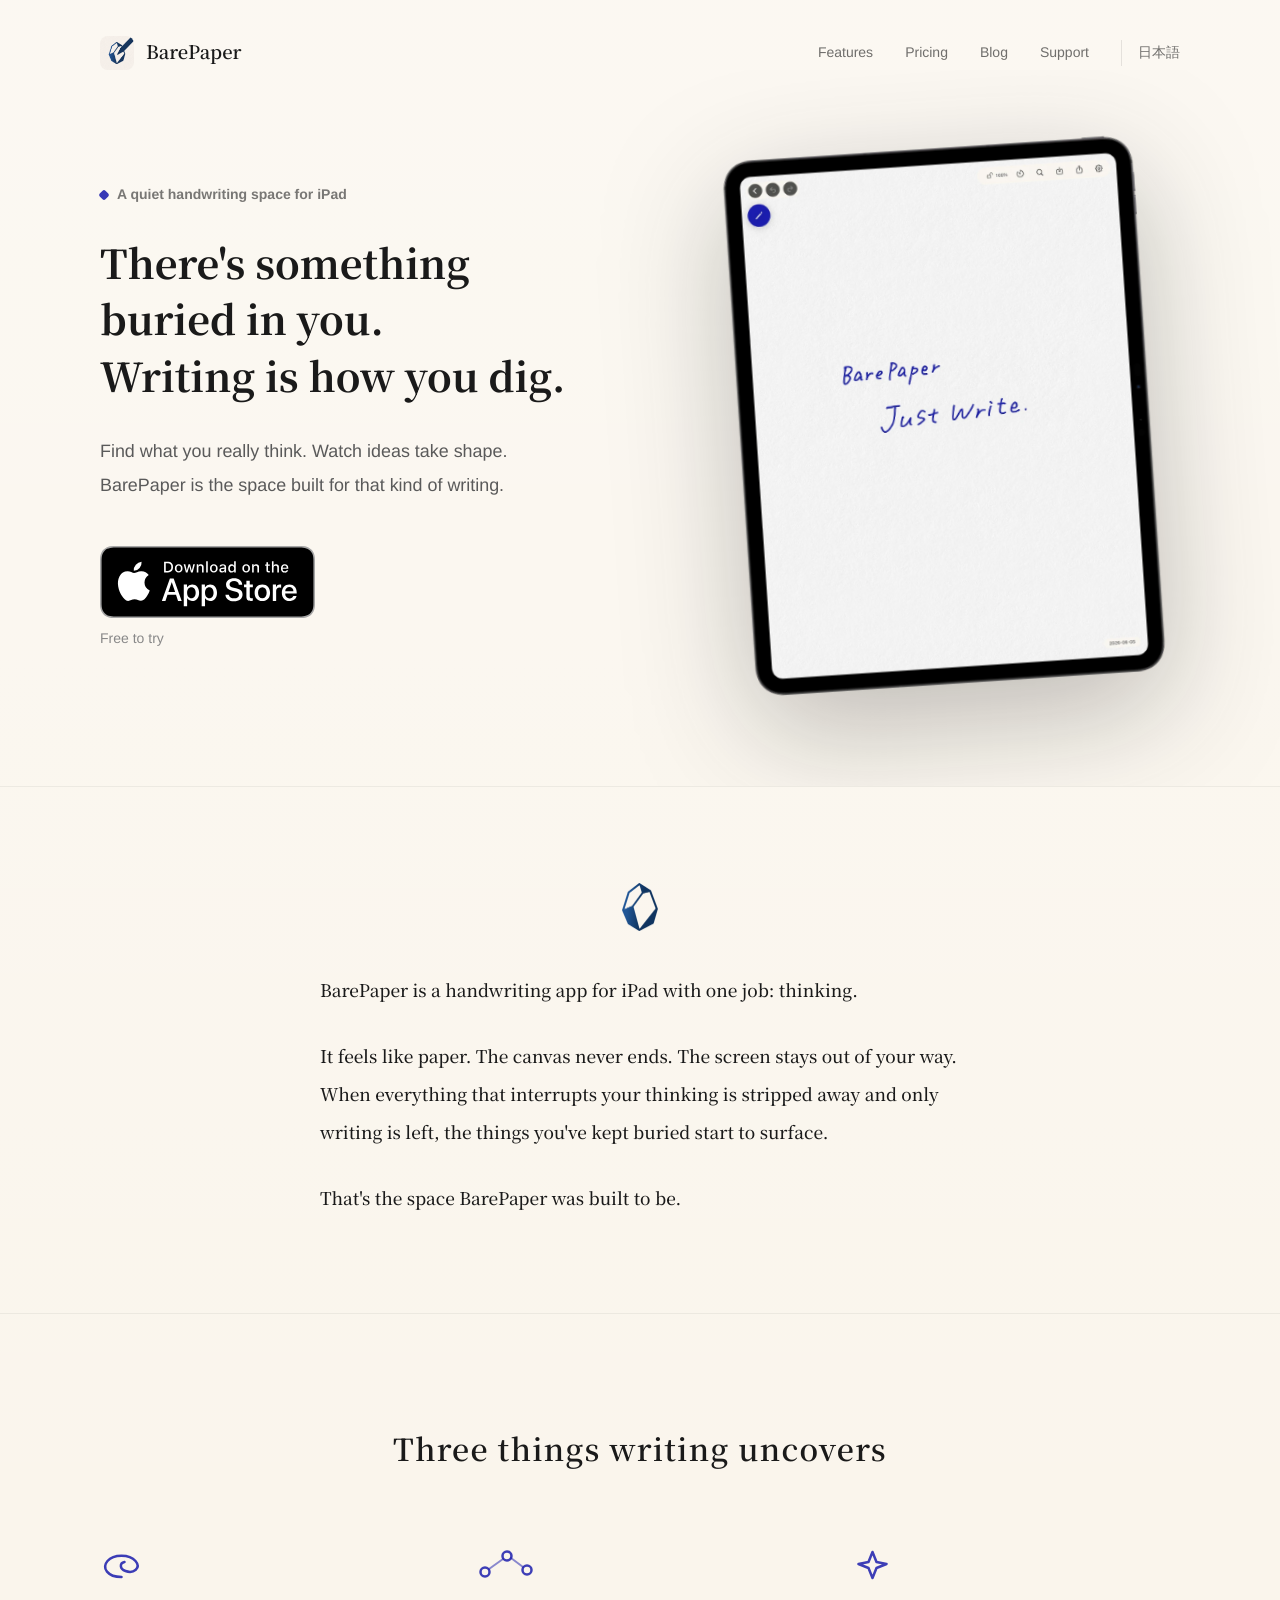
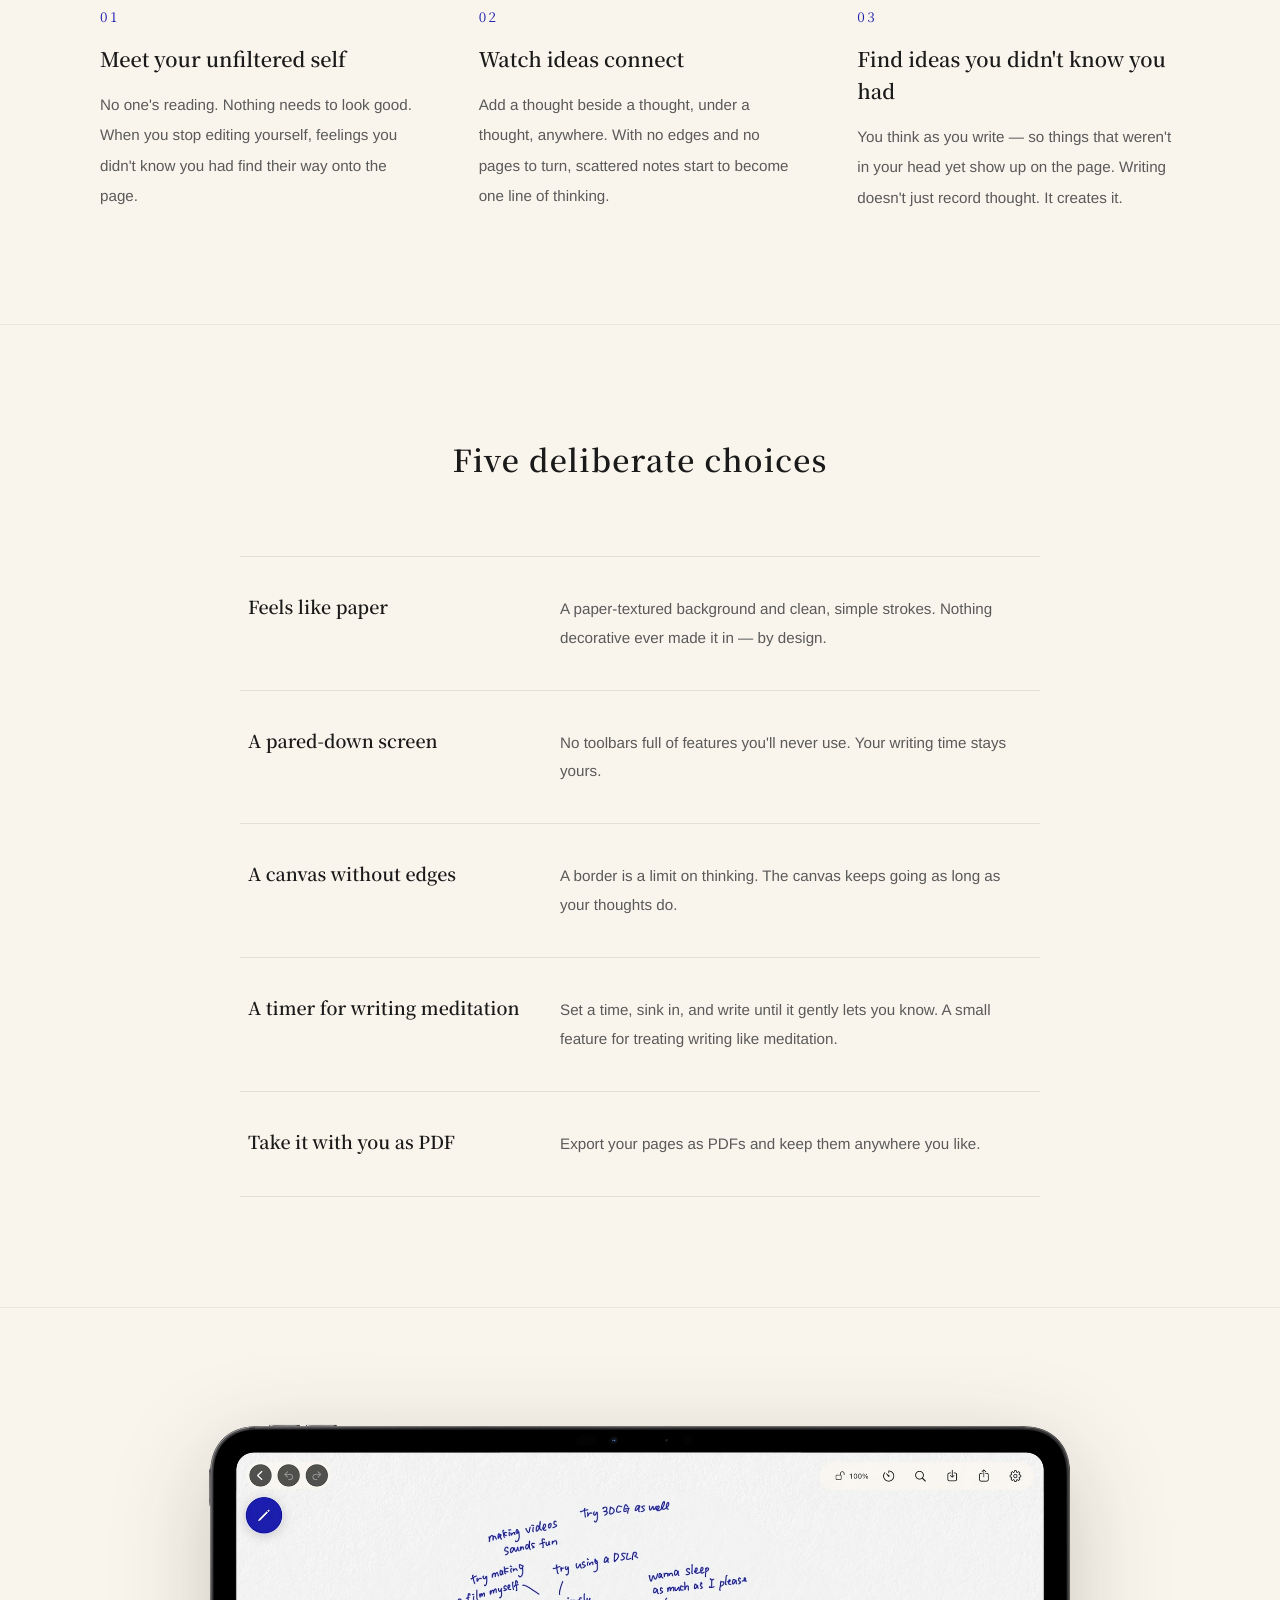
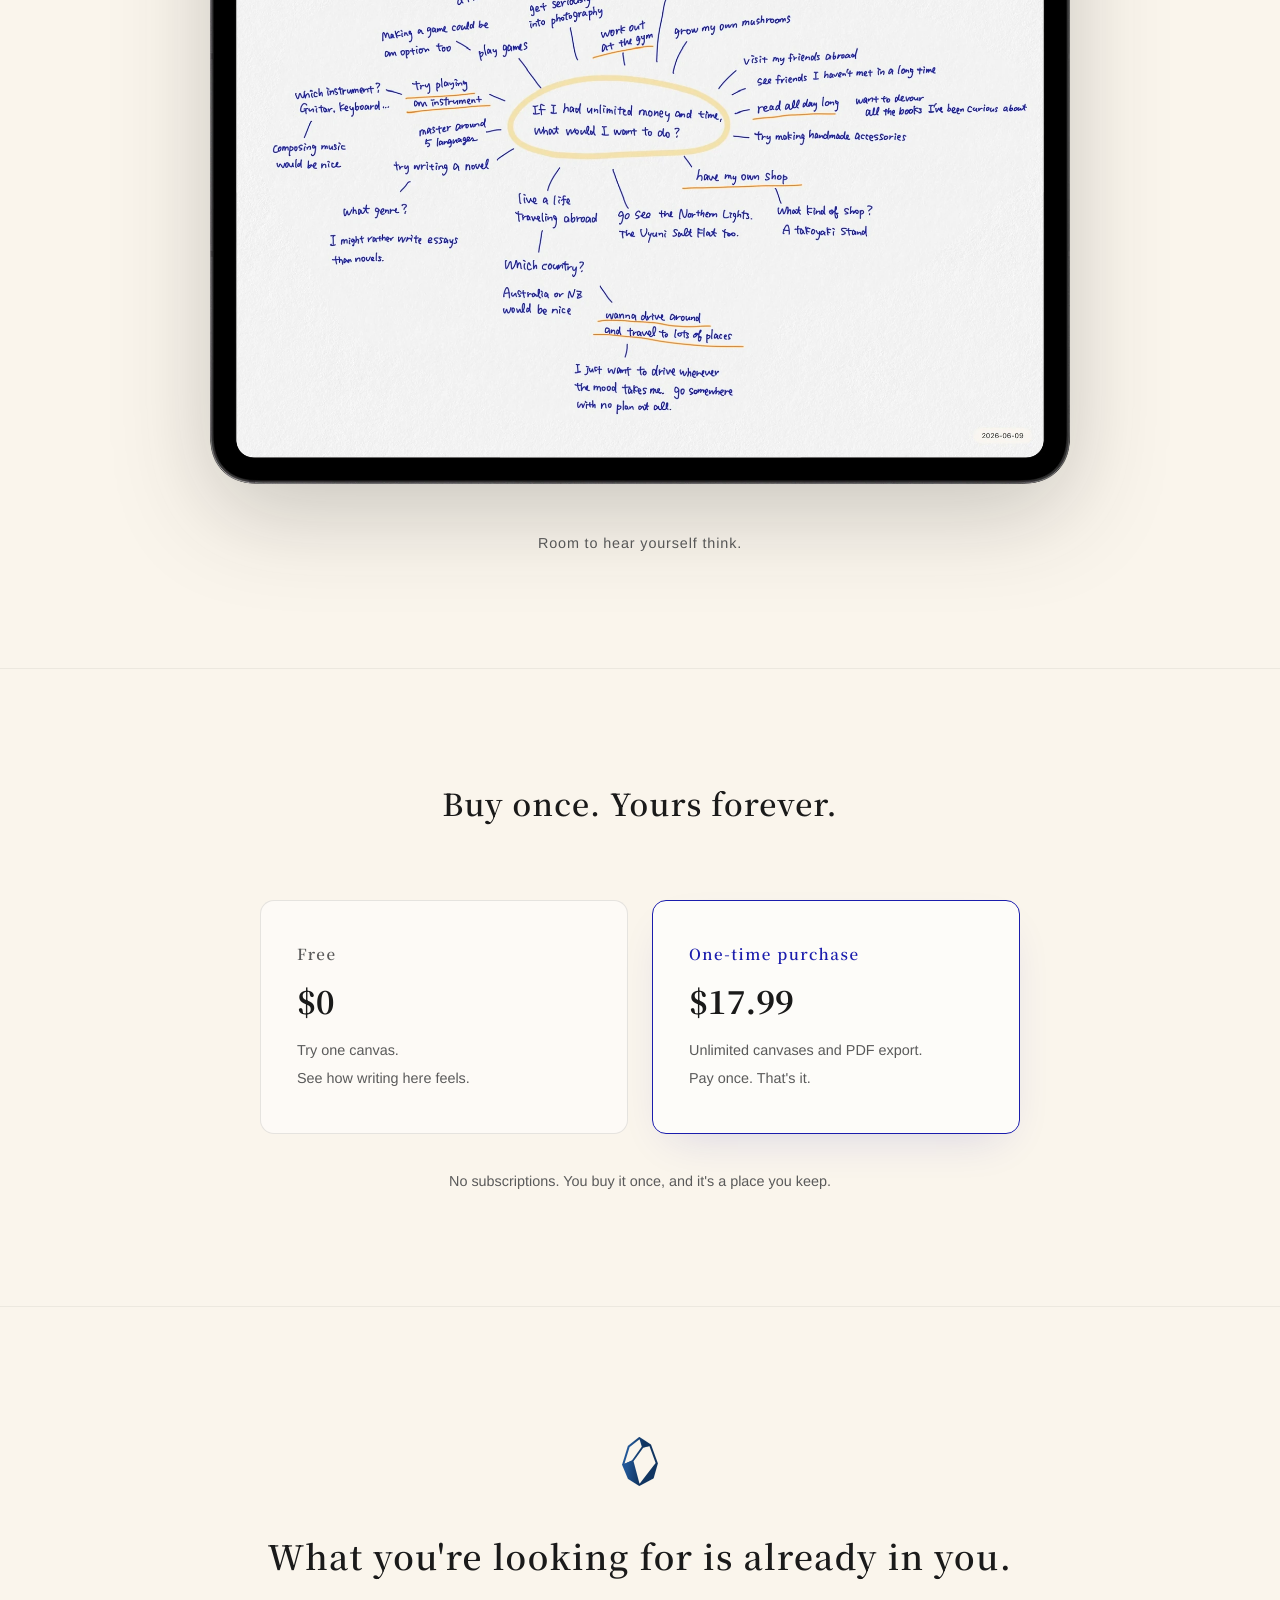
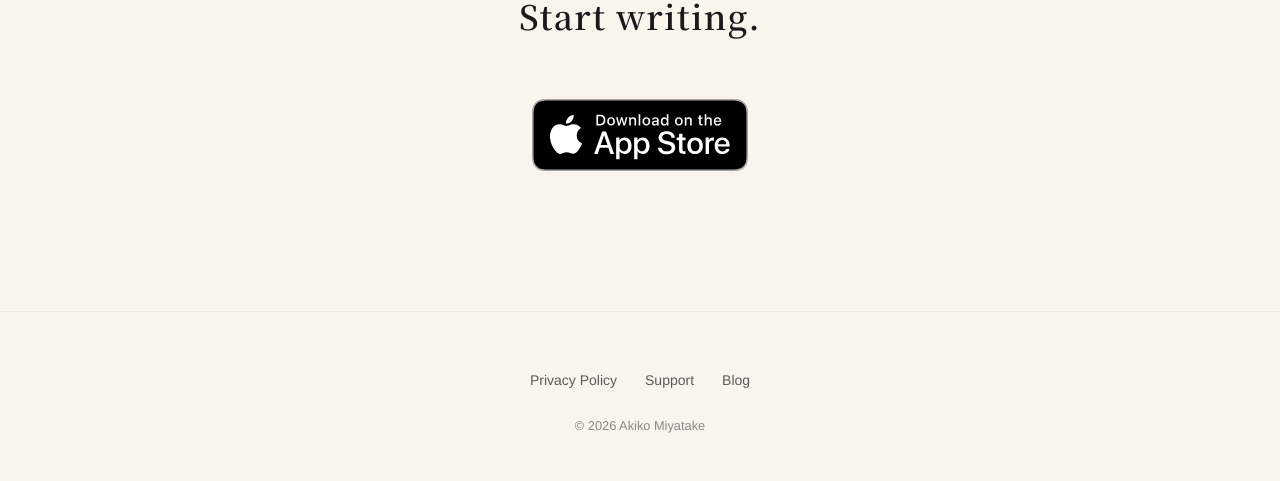
<file: index.html>
<!DOCTYPE html>
<html lang="ja">
<head>
  <meta charset="UTF-8">
  <!-- Google tag (gtag.js) -->
  <script async src="https://www.googletagmanager.com/gtag/js?id=G-VF949LLM85"></script>
  <script>
    window.dataLayer = window.dataLayer || [];
    function gtag(){dataLayer.push(arguments);}
    gtag('js', new Date());

    gtag('config', 'G-VF949LLM85');
  </script>
  <meta name="viewport" content="width=device-width, initial-scale=1.0">
  <title>BarePaper — 書くことで、自分の中に埋もれた原石を掘り当てる</title>
  <link rel="canonical" href="https://barepaper.app/">
  <meta name="description" content="BarePaperは、「書く」に集中できるiPad用手書きアプリ。紙のような書き心地、区切られないキャンバス、シンプルな画面。書くことで、自分を見つけ、アイデアを生む。">
  <meta property="og:type" content="website">
  <meta property="og:title" content="BarePaper — 書くことで、自分の中に埋もれた原石を掘り当てる">
  <meta property="og:description" content="「書く」に集中できるiPad用手書きアプリ。書くことで、自分を見つけ、アイデアを生む。そのための特別なスペース。">
  <meta property="og:url" content="https://barepaper.app/">
  <meta property="og:image" content="https://barepaper.app/assets/ogp.png?v=20260719">
  <meta name="twitter:card" content="summary_large_image">
  <link rel="icon" type="image/png" href="assets/icon_barepaper.png">
  <link rel="apple-touch-icon" href="assets/icon_barepaper.png">
  <link rel="preconnect" href="https://fonts.googleapis.com">
  <link rel="preconnect" href="https://fonts.gstatic.com" crossorigin>
  <link href="https://fonts.googleapis.com/css2?family=Noto+Serif+JP:wght@500;600;700&display=swap" rel="stylesheet">
  <link rel="stylesheet" href="style.css">
  <script>
    // 言語自動判定: URLの?lang= > 手動切替の保存値 > ブラウザ言語（ja系ならJP、それ以外はEN）
    (function () {
      var META = {
        ja: {
          title: 'BarePaper — 書くことで、自分の中に埋もれた原石を掘り当てる',
          desc: 'BarePaperは、「書く」に集中できるiPad用手書きアプリ。紙のような書き心地、区切られないキャンバス、シンプルな画面。書くことで、自分を見つけ、アイデアを生む。'
        },
        en: {
          title: 'BarePaper — A quiet handwriting space for iPad',
          desc: "There's something buried in you — writing is how you dig. BarePaper is a handwriting app for iPad with an endless paper canvas, built for journaling and thinking. One purchase, no subscription."
        }
      };
      window.__applyLang = function (lang) {
        document.documentElement.lang = lang;
        document.title = META[lang].title;
        var md = document.querySelector('meta[name="description"]');
        if (md) md.setAttribute('content', META[lang].desc);
        var hb = document.querySelector('.hamburger');
        if (hb) hb.setAttribute('aria-label', lang === 'ja' ? 'メニューを開く' : 'Open menu');
        document.querySelectorAll('[data-alt-ja]').forEach(function (el) {
          el.setAttribute('alt', el.getAttribute(lang === 'ja' ? 'data-alt-ja' : 'data-alt-en'));
        });
      };
      function pick() {
        try {
          var m = location.search.match(/[?&]lang=(ja|en)(&|$)/);
          if (m) return m[1];
          var saved = localStorage.getItem('bp-lang');
          if (saved === 'ja' || saved === 'en') return saved;
        } catch (e) {}
        var nav = (navigator.language || (navigator.languages && navigator.languages[0]) || '');
        return /^ja(-|$)/i.test(nav) ? 'ja' : 'en';
      }
      window.__applyLang(pick());
    })();
  </script>
</head>
<body>

<header class="site-header">
  <div class="site-header__inner">
    <a class="brand" href="#">
      <img class="brand__icon" src="assets/icon_barepaper.png" alt="">
      <span class="brand__name">BarePaper</span>
    </a>
    <button class="hamburger" aria-label="メニューを開く" aria-expanded="false">
      <span></span><span></span><span></span>
    </button>
    <nav class="site-nav" aria-label="Primary">
      <a href="#features"><span lang="ja">特徴</span><span lang="en">Features</span></a>
      <a href="#pricing"><span lang="ja">価格</span><span lang="en">Pricing</span></a>
      <a href="https://note.com/barepaper" target="_blank" rel="noopener" lang="ja">note</a><a href="blog/" lang="en">Blog</a>
      <a href="support.html"><span lang="ja">サポート</span><span lang="en">Support</span></a>
      <a class="lang-switch" href="#" id="lang-toggle" role="button"><span lang="ja">English</span><span lang="en">日本語</span></a>
    </nav>
  </div>
</header>

<!-- [1] Hero -->
<section class="hero">
  <div class="hero__inner">
    <div class="hero__copy">
      <p class="eyebrow"><span lang="ja">iPadのための静かな手書きスペース</span><span lang="en">A quiet handwriting space for iPad</span></p>
      <h1 class="hero__headline"><span lang="ja">書くことで、<br>自分の中に埋もれた<br>原石を掘り当てる。</span><span lang="en">There's something<br>buried in you.<br>Writing is how you dig.</span></h1>
      <p class="hero__sub"><span lang="ja">書くことで、自分を見つけ、アイデアを生む。<br>そのための特別なスペース。</span><span lang="en">Find what you really think. Watch ideas take shape.<br>BarePaper is the space built for that kind of writing.</span></p>
      <div class="hero__actions">
        <a class="cta-badge" lang="ja" href="https://apps.apple.com/jp/app/barepaper/id6776892375">
          <img src="assets/appstore_badge_jp.svg" alt="App Storeからダウンロード" height="72">
        </a>
        <a class="cta-badge" lang="en" href="https://apps.apple.com/app/barepaper/id6776892375">
          <img src="assets/appstore_badge_en.svg" alt="Download on the App Store" height="72">
        </a>
        <span class="hero__note"><span lang="ja">まずは無料で試してみる</span><span lang="en">Free to try</span></span>
      </div>
    </div>
    <div class="hero__visual">
      <img class="hero__mockup" src="assets/ipad_vertical.webp" alt="BarePaperの書き込み画面（iPad縦向き）" data-alt-ja="BarePaperの書き込み画面（iPad縦向き）" data-alt-en="BarePaper's writing canvas (iPad portrait)">
    </div>
  </div>
</section>

<!-- [2] About (no heading) -->
<section class="about" data-reveal>
  <div class="container container--text">
    <img class="page-mark" src="assets/gem_icon.png" alt="">
    <div class="about__body" lang="ja">
      <p>BarePaperは、「考える」に集中できるiPad用手書きアプリです。</p>
      <p>紙のような書き心地、区切られないキャンバス、シンプルな画面。思考を制限・邪魔する要素を削ぎ落とし、書くことだけが残ったとき、自分の中に埋もれていたものが、はじめて姿を見せはじめます。</p>
      <p>BarePaperは、そういうスペースとして作られました。</p>
    </div>
    <div class="about__body" lang="en">
      <p>BarePaper is a handwriting app for iPad with one job: thinking.</p>
      <p>It feels like paper. The canvas never ends. The screen stays out of your way. When everything that interrupts your thinking is stripped away and only writing is left, the things you've kept buried start to surface.</p>
      <p>That's the space BarePaper was built to be.</p>
    </div>
  </div>
</section>

<!-- [3] Three discoveries -->
<section class="discoveries" data-reveal>
  <div class="container">
    <h2 class="section-heading"><span lang="ja">書くことで起こる、3つの発見</span><span lang="en">Three things writing uncovers</span></h2>
    <div class="discoveries__grid">
      <article class="discovery">
        <svg class="discovery__motif" viewBox="10.5 0 53.5 40" preserveAspectRatio="xMinYMid meet" aria-hidden="true">
          <path d="M32 33 C18 33, 12 24, 18 17 C24 10, 40 10, 46 17 C52 24, 44 30, 36 27 C30 25, 30 19, 35 18" />
        </svg>
        <span class="discovery__num">01</span>
        <h3 class="discovery__title"><span lang="ja">素の自分を発見する</span><span lang="en">Meet your unfiltered self</span></h3>
        <p class="discovery__body"><span lang="ja">整えたりよく見せたりする必要のない場所で、全てをさらけ出した時、自分でも知らなかった本音や感情がぽろっと出てきます。</span><span lang="en">No one's reading. Nothing needs to look good. When you stop editing yourself, feelings you didn't know you had find their way onto the page.</span></p>
      </article>
      <article class="discovery">
        <svg class="discovery__motif" viewBox="6 0 58 40" preserveAspectRatio="xMinYMid meet" aria-hidden="true">
          <circle cx="12" cy="28" r="4.5" />
          <circle cx="34" cy="12" r="4.5" />
          <circle cx="54" cy="26" r="4.5" />
          <path class="thin" d="M16 25 L30 15 M38 14 L50 23" />
        </svg>
        <span class="discovery__num">02</span>
        <h3 class="discovery__title"><span lang="ja">発想がつながっていく</span><span lang="en">Watch ideas connect</span></h3>
        <p class="discovery__body"><span lang="ja">思いついたものを、その隣に、その下に、どんどん書き足せる。スペースの制約がないからこそ、ばらばらだった発想が一つの流れになっていきます。</span><span lang="en">Add a thought beside a thought, under a thought, anywhere. With no edges and no pages to turn, scattered notes start to become one line of thinking.</span></p>
      </article>
      <article class="discovery">
        <svg class="discovery__motif" viewBox="16.5 0 47.5 40" preserveAspectRatio="xMinYMid meet" aria-hidden="true">
          <path d="M32 8 L36 18 L46 20 L36 24 L32 34 L28 24 L18 20 L28 18 Z" />
        </svg>
        <span class="discovery__num">03</span>
        <h3 class="discovery__title"><span lang="ja">未知のアイデアが見つかる</span><span lang="en">Find ideas you didn't know you had</span></h3>
        <p class="discovery__body"><span lang="ja">書きながら考えるから、まだ自分の中になかったはずのものが、形になって出てきます。書くことは、思考のフィルターを通すのではなく、思考そのものを生み出す行為です。</span><span lang="en">You think as you write — so things that weren't in your head yet show up on the page. Writing doesn't just record thought. It creates it.</span></p>
      </article>
    </div>
  </div>
</section>

<!-- [4] Five features -->
<section class="features" id="features" data-reveal>
  <div class="container container--narrow">
    <h2 class="section-heading"><span lang="ja">BarePaperを支える、<br class="sp-only">5つのこだわり</span><span lang="en">Five deliberate choices</span></h2>
    <div class="features__list">
      <article class="feature">
        <h3 class="feature__title"><span lang="ja">紙のような書き心地</span><span lang="en">Feels like paper</span></h3>
        <p class="feature__body"><span lang="ja">紙テクスチャ背景に、シンプルなストローク。書く集中を邪魔する装飾は、最初から入れていません。</span><span lang="en">A paper-textured background and clean, simple strokes. Nothing decorative ever made it in — by design.</span></p>
      </article>
      <article class="feature">
        <h3 class="feature__title"><span lang="ja">そぎ落とされた画面</span><span lang="en">A pared-down screen</span></h3>
        <p class="feature__body"><span lang="ja">余計な機能は入れていません。書くことだけに集中できる時間を、BarePaperは大事にしています。</span><span lang="en">No toolbars full of features you'll never use. Your writing time stays yours.</span></p>
      </article>
      <article class="feature">
        <h3 class="feature__title"><span lang="ja">区切られない場所</span><span lang="en">A canvas without edges</span></h3>
        <p class="feature__body"><span lang="ja">スペースの制約は思考の制約。思考の流れを止めないために、どこまでも書き続けられるキャンバスを用意しました。</span><span lang="en">A border is a limit on thinking. The canvas keeps going as long as your thoughts do.</span></p>
      </article>
      <article class="feature">
        <h3 class="feature__title"><span lang="ja">書く瞑想のためのタイマー</span><span lang="en">A timer for writing meditation</span></h3>
        <p class="feature__body"><span lang="ja">決めた時間だけ書くことに没頭できる、控えめなタイマー。「書く瞑想」のための小さな機能です。</span><span lang="en">Set a time, sink in, and write until it gently lets you know. A small feature for treating writing like meditation.</span></p>
      </article>
      <article class="feature">
        <h3 class="feature__title"><span lang="ja">PDFで持ち出せる</span><span lang="en">Take it with you as PDF</span></h3>
        <p class="feature__body"><span lang="ja">書いたものはPDFで書き出せます。自分の好きな場所に、いつでも保管できます。</span><span lang="en">Export your pages as PDFs and keep them anywhere you like.</span></p>
      </article>
    </div>
  </div>
</section>

<!-- [5] Screenshot -->
<section class="screenshot" data-reveal>
  <div class="container">
    <div class="screenshot__wrap">
      <img class="screenshot__mockup" lang="ja" src="assets/ipad_horizontal_jp.webp" alt="BarePaperの書き込み画面 — アイデアが広がっていくキャンバス">
      <img class="screenshot__mockup" lang="en" src="assets/ipad_horizontal_en.webp" alt="BarePaper's writing canvas — ideas spreading across an edgeless page">
      <p class="screenshot__caption"><span lang="ja">邪魔されず書ける、あなただけの思考空間</span><span lang="en">Room to hear yourself think.</span></p>
    </div>
  </div>
</section>

<!-- [6] Pricing -->
<section class="pricing" id="pricing" data-reveal>
  <div class="container">
    <h2 class="section-heading"><span lang="ja">一度買えば、ずっとあなたのもの</span><span lang="en">Buy once. Yours forever.</span></h2>
    <div class="pricing__cards">
      <div class="price-card">
        <div class="price-card__plan"><span lang="ja">無料</span><span lang="en">Free</span></div>
        <div class="price-card__price"><span lang="ja">¥0</span><span lang="en">$0</span></div>
        <p class="price-card__desc"><span lang="ja">1つのキャンバスを試せる。<br>まずは「書く」感触をたしかめてください。</span><span lang="en">Try one canvas.<br>See how writing here feels.</span></p>
      </div>
      <div class="price-card price-card--accent">
        <div class="price-card__plan"><span lang="ja">買い切り</span><span lang="en">One-time purchase</span></div>
        <div class="price-card__price"><span lang="ja">¥2,500</span><span lang="en">$17.99</span></div>
        <p class="price-card__desc"><span lang="ja">キャンバス無制限・PDF出力。<br>一度買えば、追加料金はありません。</span><span lang="en">Unlimited canvases and PDF export.<br>Pay once. That's it.</span></p>
      </div>
    </div>
    <p class="pricing__note"><span lang="ja">サブスクではありません。一度買って、ずっと開く場所として残せます。</span><span lang="en">No subscriptions. You buy it once, and it's a place you keep.</span></p>
  </div>
</section>

<!-- [7] Final CTA -->
<section class="final-cta" data-reveal>
  <div class="container">
    <img class="page-mark" src="assets/gem_icon.png" alt="">
    <p class="final-cta__lines">
      <span lang="ja"><span>書けば見つかる、<br class="sp-only">あなただけの答え。</span><span>さあ、はじめよう。</span></span>
      <span lang="en"><span>What you're looking for is already in you.</span><span>Start writing.</span></span>
    </p>
    <a class="cta-badge" lang="ja" href="https://apps.apple.com/jp/app/barepaper/id6776892375">
      <img src="assets/appstore_badge_jp.svg" alt="App Storeからダウンロード" height="72">
    </a>
    <a class="cta-badge" lang="en" href="https://apps.apple.com/app/barepaper/id6776892375">
      <img src="assets/appstore_badge_en.svg" alt="Download on the App Store" height="72">
    </a>
  </div>
</section>

<footer class="site-footer">
  <nav class="site-footer__nav">
    <a href="privacy.html"><span lang="ja">プライバシーポリシー</span><span lang="en">Privacy Policy</span></a>
    <a href="support.html"><span lang="ja">サポート</span><span lang="en">Support</span></a>
    <a href="https://note.com/barepaper" target="_blank" rel="noopener" lang="ja">note</a><a href="blog/" lang="en">Blog</a>
  </nav>
  <div class="site-footer__copy">&copy; 2026 Akiko Miyatake</div>
</footer>

<script>
  (function () {
    document.documentElement.classList.add('js');
    if (window.matchMedia('(prefers-reduced-motion: reduce)').matches) {
      document.querySelectorAll('[data-reveal]').forEach(function (el) { el.classList.add('is-visible'); });
      return;
    }
    var observer = new IntersectionObserver(function (entries) {
      entries.forEach(function (entry) {
        if (entry.isIntersecting) {
          entry.target.classList.add('is-visible');
          observer.unobserve(entry.target);
        }
      });
    }, { threshold: 0.12 });
    document.querySelectorAll('[data-reveal]').forEach(function (el) { observer.observe(el); });
  })();

  (function () {
    var btn = document.querySelector('.hamburger');
    var nav = document.querySelector('.site-nav');
    if (!btn || !nav) return;
    btn.addEventListener('click', function () {
      var open = nav.classList.toggle('is-open');
      btn.classList.toggle('is-open', open);
      btn.setAttribute('aria-expanded', open);
    });
    nav.addEventListener('click', function (e) {
      if (e.target.closest('a')) {
        nav.classList.remove('is-open');
        btn.classList.remove('is-open');
        btn.setAttribute('aria-expanded', 'false');
      }
    });
  })();

  (function () {
    // 手動の言語切替（ページ遷移なし・選択はlocalStorageに保存）
    window.__applyLang(document.documentElement.lang);
    var toggle = document.getElementById('lang-toggle');
    if (!toggle) return;
    toggle.addEventListener('click', function (e) {
      e.preventDefault();
      var next = document.documentElement.lang === 'ja' ? 'en' : 'ja';
      window.__applyLang(next);
      try { localStorage.setItem('bp-lang', next); } catch (err) {}
    });
  })();
</script>

</body>
</html>
</file>
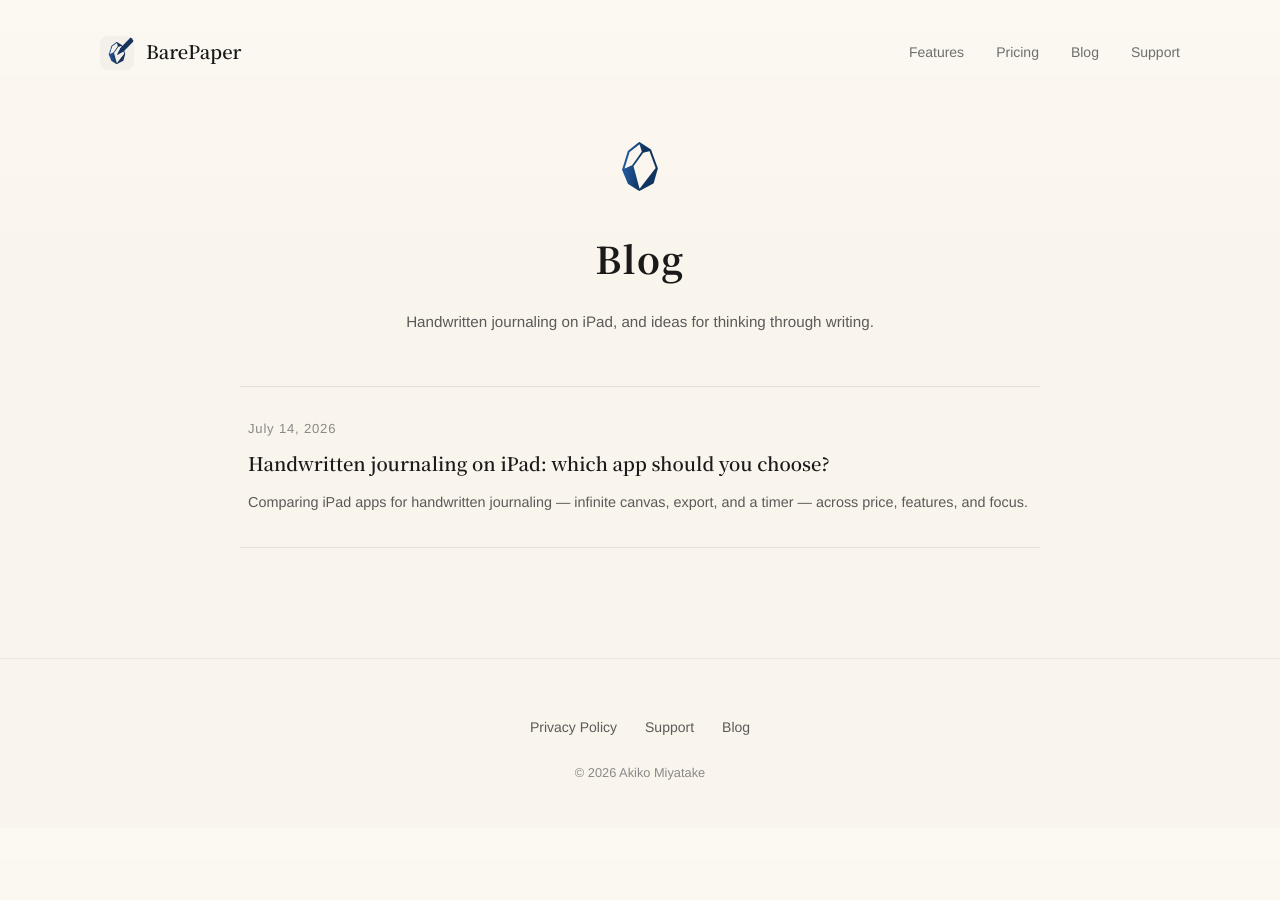
<file: blog/index.html>
<!DOCTYPE html>
<html lang="en">
<head>
  <meta charset="UTF-8">
  <!-- Google tag (gtag.js) -->
  <script async src="https://www.googletagmanager.com/gtag/js?id=G-VF949LLM85"></script>
  <script>
    window.dataLayer = window.dataLayer || [];
    function gtag(){dataLayer.push(arguments);}
    gtag('js', new Date());

    gtag('config', 'G-VF949LLM85');
  </script>
  <meta name="viewport" content="width=device-width, initial-scale=1.0">
  <title>Blog | BarePaper</title>
  <meta name="description" content="The official BarePaper blog — handwritten journaling on iPad and ideas for thinking through writing.">
  <link rel="canonical" href="https://barepaper.app/blog/">
  <meta property="og:type" content="website">
  <meta property="og:title" content="Blog | BarePaper">
  <meta property="og:description" content="Handwritten journaling on iPad, and ideas for thinking through writing.">
  <meta property="og:url" content="https://barepaper.app/blog/">
  <meta property="og:image" content="https://barepaper.app/assets/ogp.png">
  <link rel="icon" type="image/png" href="/assets/icon_barepaper.png">
  <link rel="apple-touch-icon" href="/assets/icon_barepaper.png">
  <link rel="preconnect" href="https://fonts.googleapis.com">
  <link rel="preconnect" href="https://fonts.gstatic.com" crossorigin>
  <link href="https://fonts.googleapis.com/css2?family=Noto+Serif+JP:wght@500;600;700&display=swap" rel="stylesheet">
  <link rel="stylesheet" href="/style.css">
</head>
<body>

<header class="site-header">
  <div class="site-header__inner">
    <a class="brand" href="/">
      <img class="brand__icon" src="/assets/icon_barepaper.png" alt="">
      <span class="brand__name">BarePaper</span>
    </a>
    <button class="hamburger" aria-label="Open menu" aria-expanded="false">
      <span></span><span></span><span></span>
    </button>
    <nav class="site-nav" aria-label="Primary">
      <a href="/#features">Features</a>
      <a href="/#pricing">Pricing</a>
      <a href="/blog/">Blog</a>
      <a href="/support.html">Support</a>
    </nav>
  </div>
</header>

<!-- [1] Page head -->
<section class="page-head">
  <div class="container container--text">
    <img class="page-mark" src="/assets/gem_icon.png" alt="">
    <h1 class="page-title">Blog</h1>
    <p class="page-lead">Handwritten journaling on iPad, and ideas for thinking through writing.</p>
  </div>
</section>

<!-- [2] Post list -->
<section class="blog-list">
  <div class="container container--narrow">
    <div class="post-list">
      <a class="post-item" href="/blog/en/ipad-journaling-apps/">
        <p class="post-item__date"><time datetime="2026-07-14">July 14, 2026</time></p>
        <h2 class="post-item__title">Handwritten journaling on iPad: which app should you choose?</h2>
        <p class="post-item__excerpt">Comparing iPad apps for handwritten journaling — infinite canvas, export, and a timer — across price, features, and focus.</p>
      </a>
    </div>
  </div>
</section>

<footer class="site-footer">
  <nav class="site-footer__nav">
    <a href="/privacy.html">Privacy Policy</a>
    <a href="/support.html">Support</a>
    <a href="/blog/">Blog</a>
  </nav>
  <div class="site-footer__copy">&copy; 2026 Akiko Miyatake</div>
</footer>

<script>
  (function () {
    var btn = document.querySelector('.hamburger');
    var nav = document.querySelector('.site-nav');
    if (!btn || !nav) return;
    btn.addEventListener('click', function () {
      var open = nav.classList.toggle('is-open');
      btn.classList.toggle('is-open', open);
      btn.setAttribute('aria-expanded', open);
    });
    nav.addEventListener('click', function (e) {
      if (e.target.closest('a')) {
        nav.classList.remove('is-open');
        btn.classList.remove('is-open');
        btn.setAttribute('aria-expanded', 'false');
      }
    });
  })();
</script>

</body>
</html>
</file>
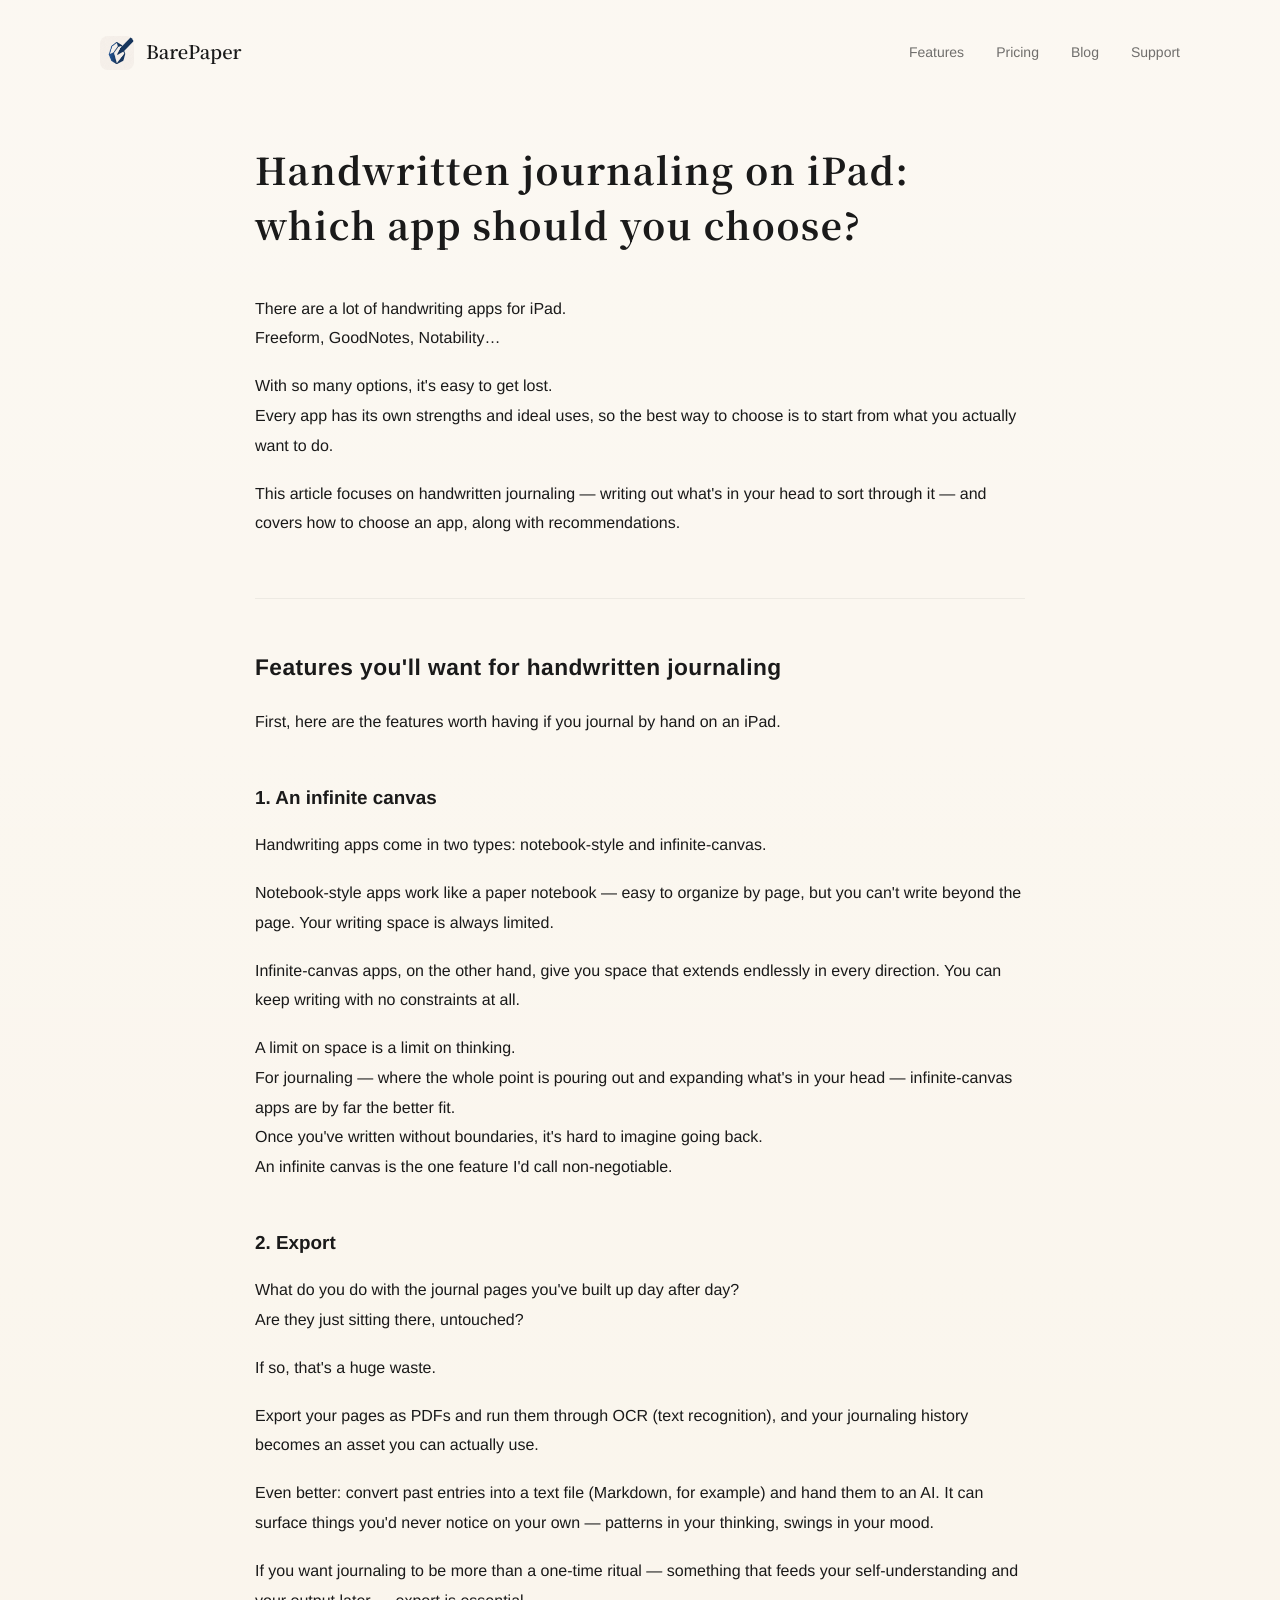
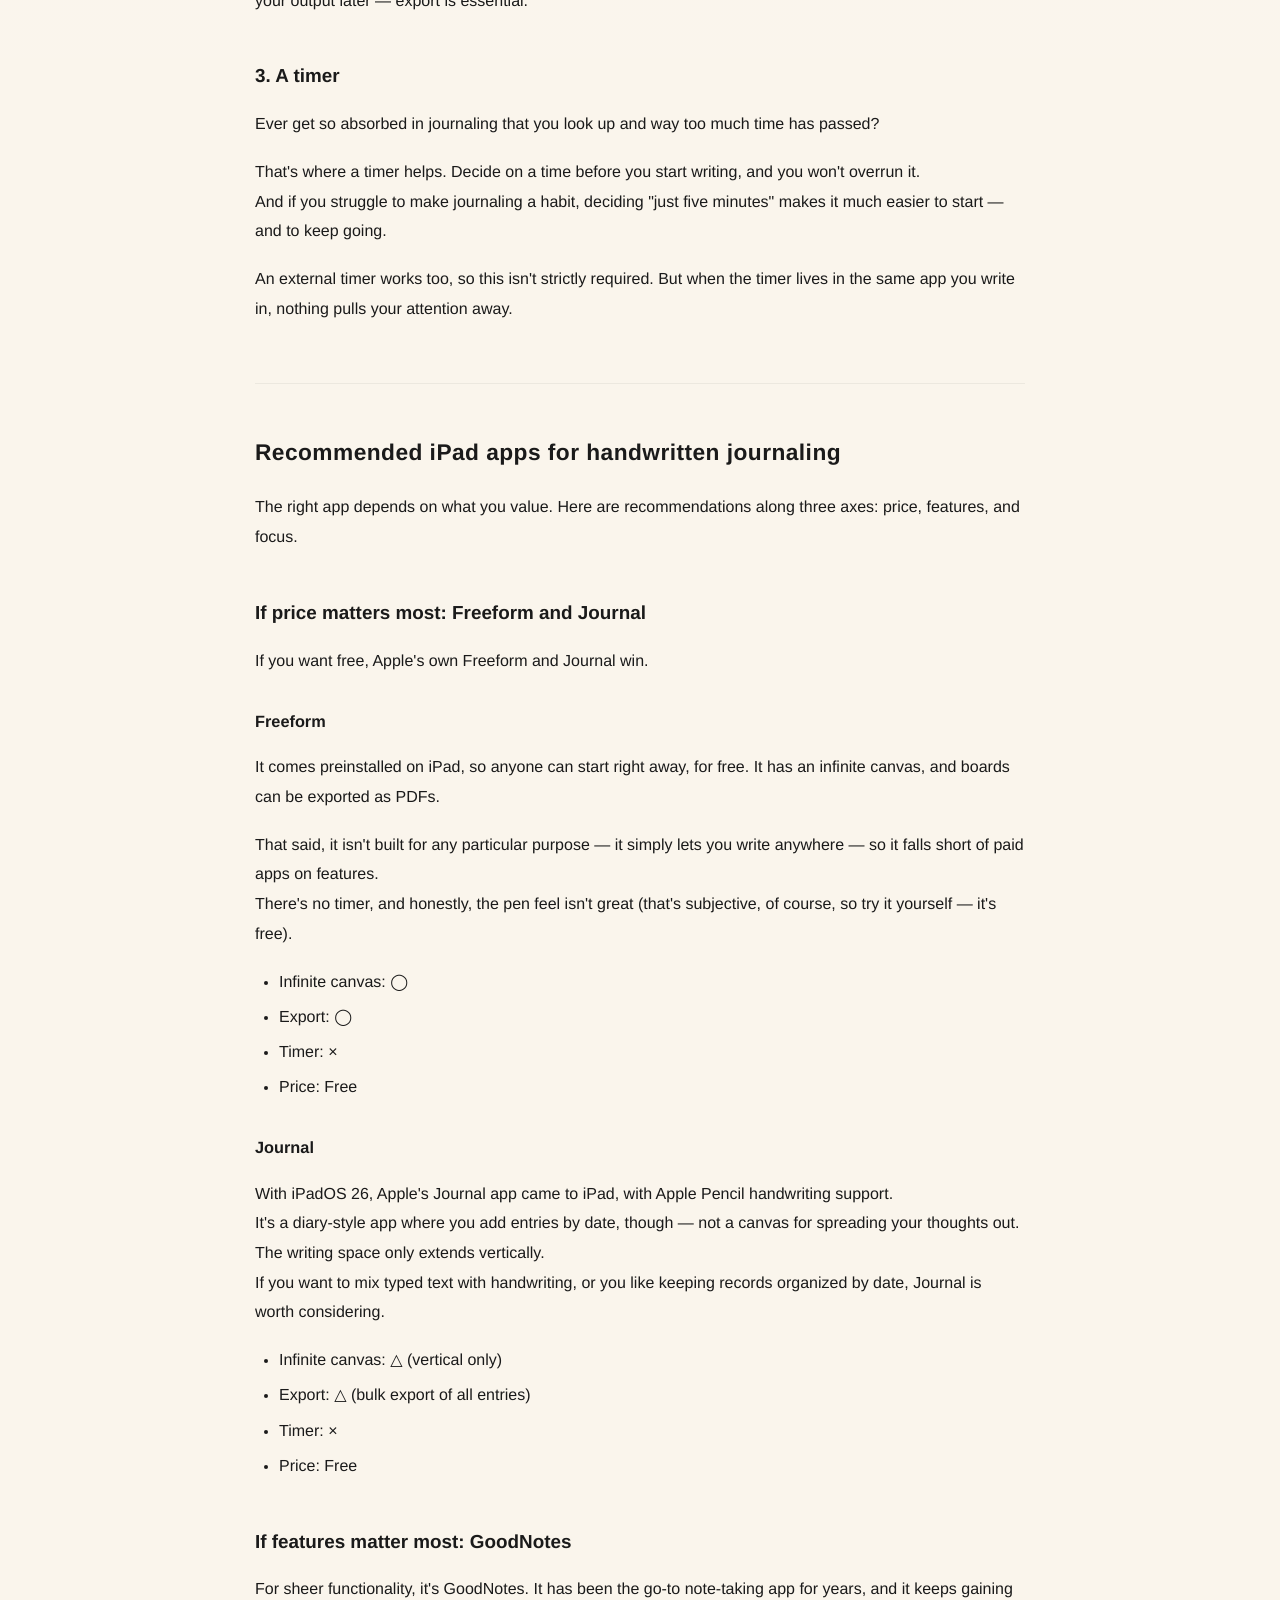
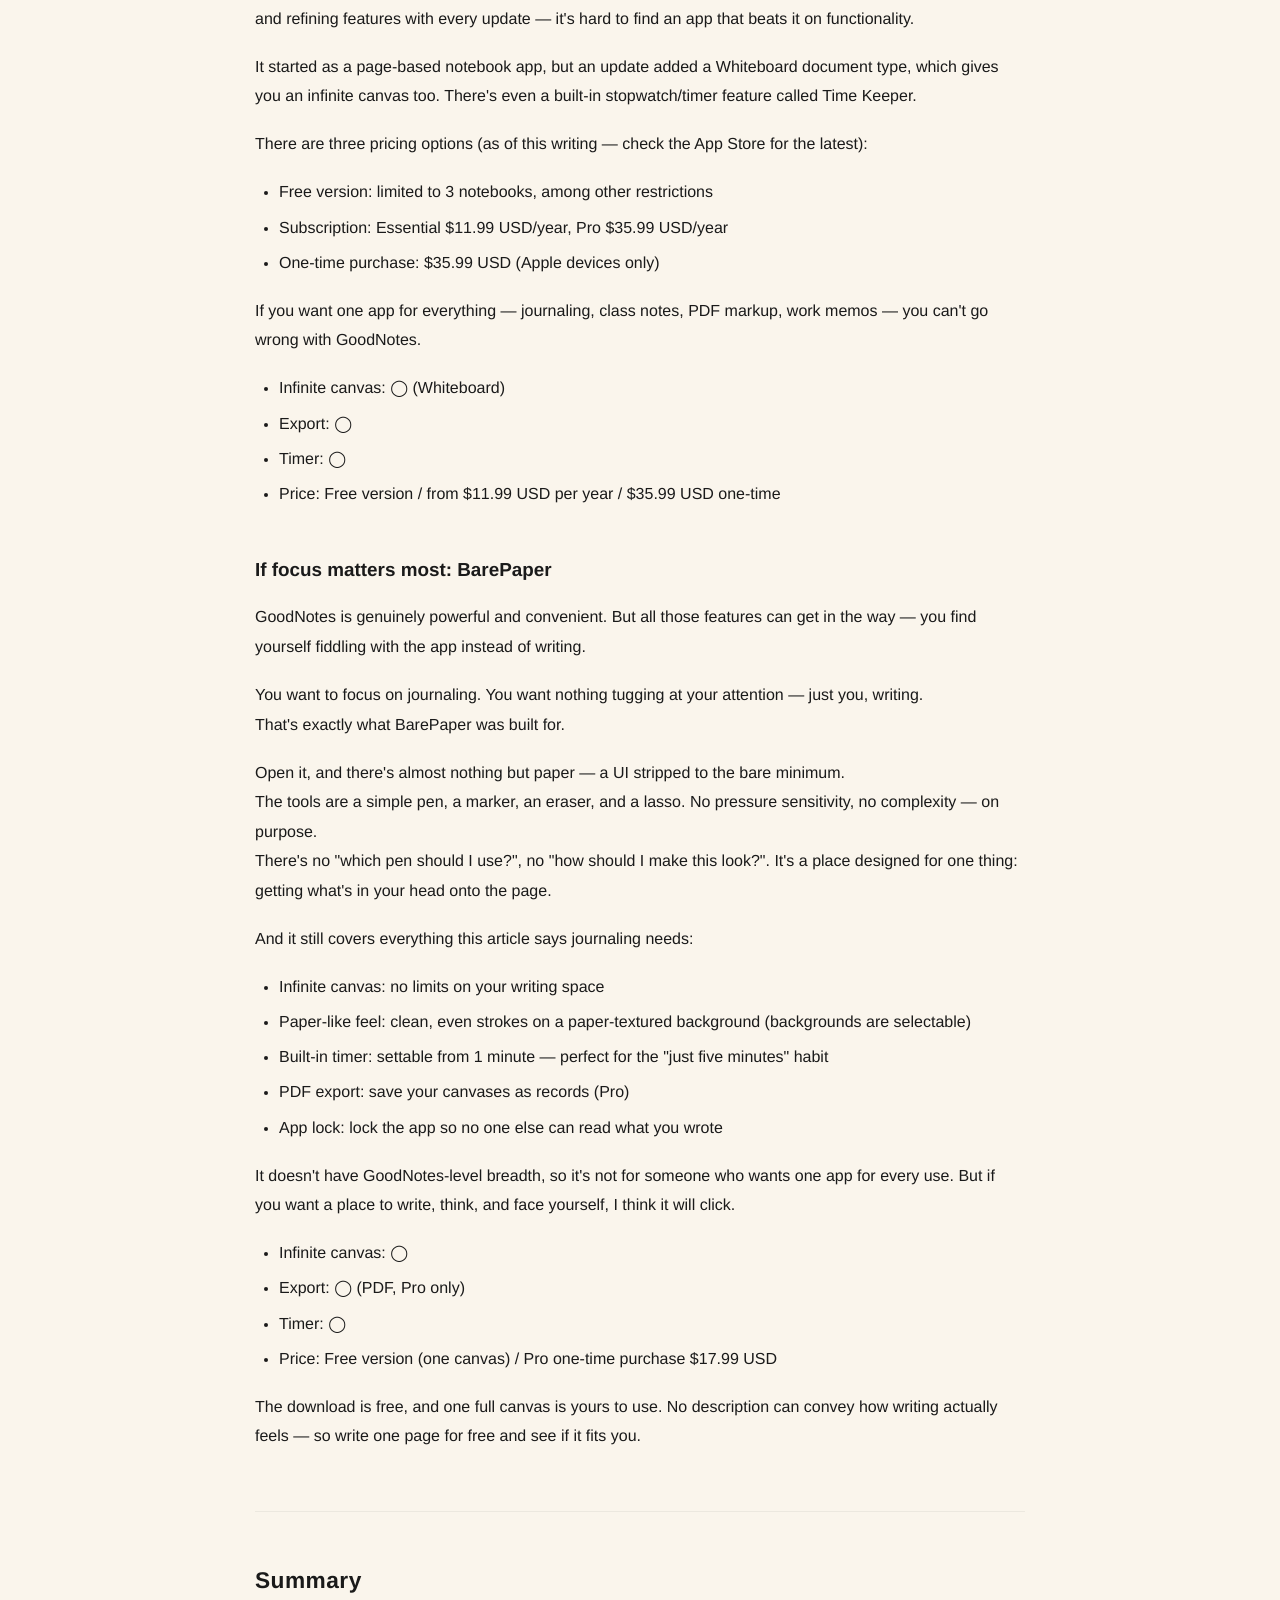
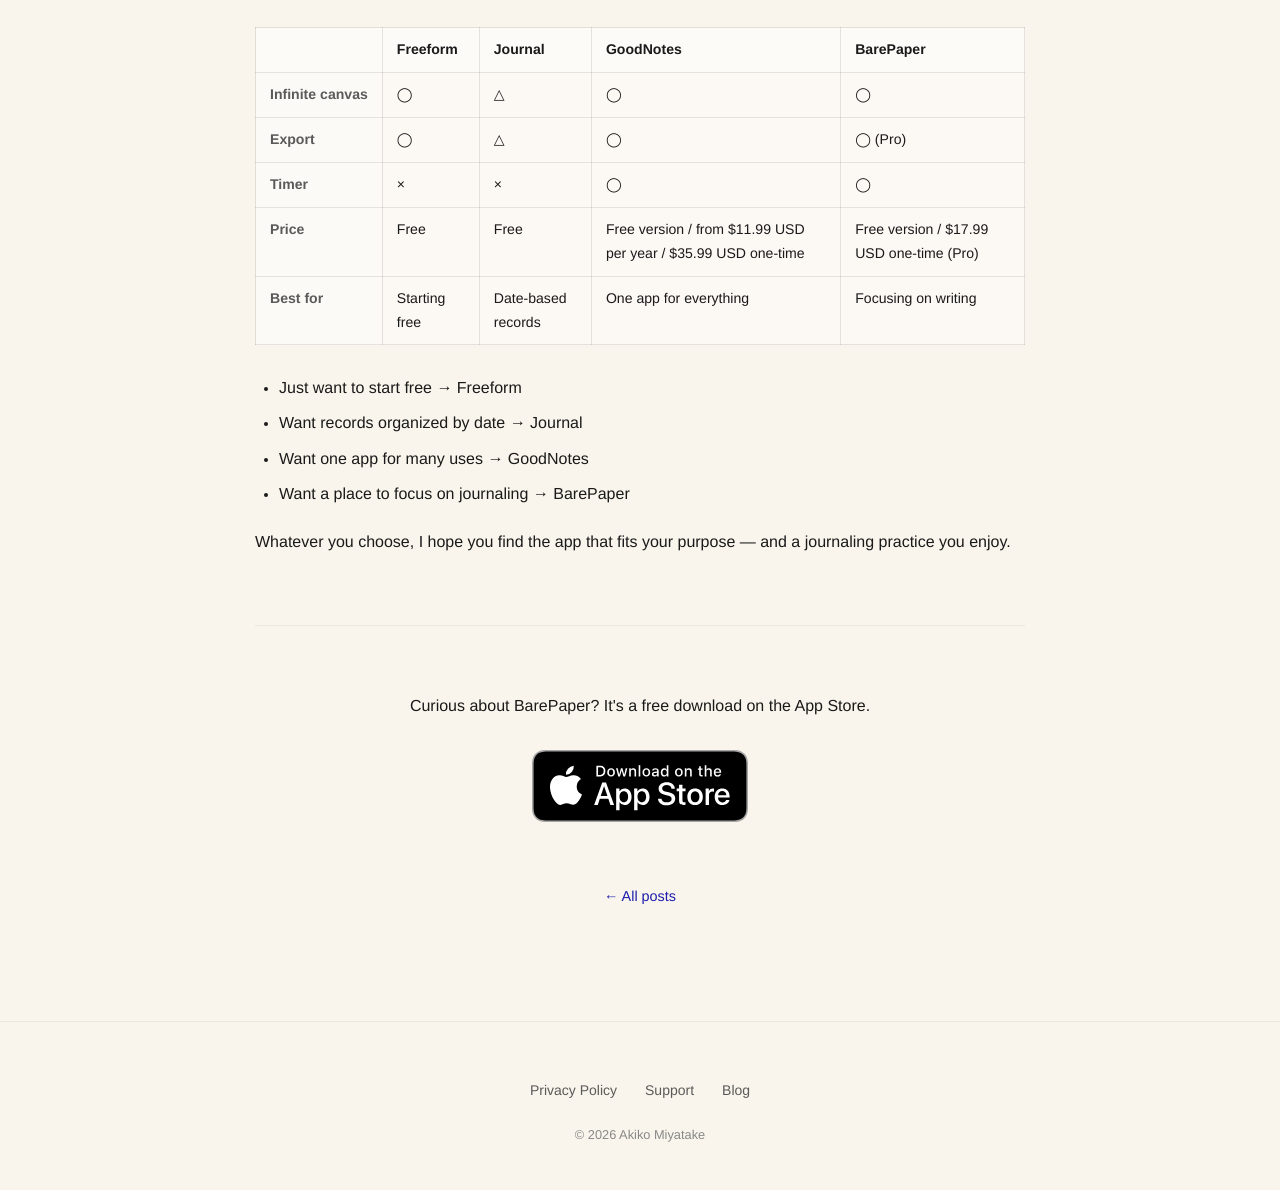
<file: blog/en/ipad-journaling-apps/index.html>
<!DOCTYPE html>
<html lang="en">
<head>
  <meta charset="UTF-8">
  <!-- Google tag (gtag.js) -->
  <script async src="https://www.googletagmanager.com/gtag/js?id=G-VF949LLM85"></script>
  <script>
    window.dataLayer = window.dataLayer || [];
    function gtag(){dataLayer.push(arguments);}
    gtag('js', new Date());

    gtag('config', 'G-VF949LLM85');
  </script>
  <meta name="viewport" content="width=device-width, initial-scale=1.0">
  <title>Handwritten journaling on iPad: which app should you choose? | BarePaper</title>
  <meta name="description" content="How to choose an iPad app for handwritten journaling — infinite canvas, export, and a timer — comparing Freeform, Journal, GoodNotes, and BarePaper across price, features, and focus.">
  <link rel="canonical" href="https://barepaper.app/blog/en/ipad-journaling-apps/">
  <link rel="alternate" hreflang="en" href="https://barepaper.app/blog/en/ipad-journaling-apps/">
  <link rel="alternate" hreflang="x-default" href="https://barepaper.app/blog/en/ipad-journaling-apps/">
  <meta property="og:type" content="article">
  <meta property="og:title" content="Handwritten journaling on iPad: which app should you choose?">
  <meta property="og:description" content="Comparing iPad apps for handwritten journaling — infinite canvas, export, and a timer — across price, features, and focus.">
  <meta property="og:url" content="https://barepaper.app/blog/en/ipad-journaling-apps/">
  <meta property="og:image" content="https://barepaper.app/assets/ogp.png">
  <meta name="twitter:card" content="summary_large_image">
  <link rel="icon" type="image/png" href="/assets/icon_barepaper.png">
  <link rel="apple-touch-icon" href="/assets/icon_barepaper.png">
  <link rel="preconnect" href="https://fonts.googleapis.com">
  <link rel="preconnect" href="https://fonts.gstatic.com" crossorigin>
  <link href="https://fonts.googleapis.com/css2?family=Noto+Serif+JP:wght@500;600;700&display=swap" rel="stylesheet">
  <link rel="stylesheet" href="/style.css">
  <script type="application/ld+json">
  {
    "@context": "https://schema.org",
    "@type": "BlogPosting",
    "headline": "Handwritten journaling on iPad: which app should you choose?",
    "datePublished": "2026-07-14",
    "dateModified": "2026-07-14",
    "inLanguage": "en",
    "mainEntityOfPage": "https://barepaper.app/blog/en/ipad-journaling-apps/",
    "author": { "@type": "Organization", "name": "BarePaper" },
    "publisher": {
      "@type": "Organization",
      "name": "BarePaper",
      "logo": { "@type": "ImageObject", "url": "https://barepaper.app/assets/icon_barepaper.png" }
    },
    "image": "https://barepaper.app/assets/ogp.png"
  }
  </script>
</head>
<body>

<header class="site-header">
  <div class="site-header__inner">
    <a class="brand" href="/">
      <img class="brand__icon" src="/assets/icon_barepaper.png" alt="">
      <span class="brand__name">BarePaper</span>
    </a>
    <button class="hamburger" aria-label="Open menu" aria-expanded="false">
      <span></span><span></span><span></span>
    </button>
    <nav class="site-nav" aria-label="Primary">
      <a href="/#features">Features</a>
      <a href="/#pricing">Pricing</a>
      <a href="/blog/">Blog</a>
      <a href="/support.html">Support</a>
    </nav>
  </div>
</header>

<!-- [1] Article head -->
<section class="page-head page-head--article">
  <div class="container container--article">
    <h1 class="page-title">Handwritten journaling on iPad: which app should you choose?</h1>
  </div>
</section>

<!-- [2] Article body -->
<article class="article-body">

  <p>There are a lot of handwriting apps for iPad.<br>
  Freeform, GoodNotes, Notability…</p>

  <p>With so many options, it's easy to get lost.<br>
  Every app has its own strengths and ideal uses, so the best way to choose is to start from what you actually want to do.</p>

  <p>This article focuses on handwritten journaling — writing out what's in your head to sort through it — and covers how to choose an app, along with recommendations.</p>

  <h2>Features you'll want for handwritten journaling</h2>

  <p>First, here are the features worth having if you journal by hand on an iPad.</p>

  <h3>1. An infinite canvas</h3>

  <p>Handwriting apps come in two types: notebook-style and infinite-canvas.</p>

  <p>Notebook-style apps work like a paper notebook — easy to organize by page, but you can't write beyond the page. Your writing space is always limited.</p>

  <p>Infinite-canvas apps, on the other hand, give you space that extends endlessly in every direction. You can keep writing with no constraints at all.</p>

  <p>A limit on space is a limit on thinking.<br>
  For journaling — where the whole point is pouring out and expanding what's in your head — infinite-canvas apps are by far the better fit.<br>
  Once you've written without boundaries, it's hard to imagine going back.<br>
  An infinite canvas is the one feature I'd call non-negotiable.</p>

  <h3>2. Export</h3>

  <p>What do you do with the journal pages you've built up day after day?<br>
  Are they just sitting there, untouched?</p>

  <p>If so, that's a huge waste.</p>

  <p>Export your pages as PDFs and run them through OCR (text recognition), and your journaling history becomes an asset you can actually use.</p>

  <p>Even better: convert past entries into a text file (Markdown, for example) and hand them to an AI. It can surface things you'd never notice on your own — patterns in your thinking, swings in your mood.</p>

  <p>If you want journaling to be more than a one-time ritual — something that feeds your self-understanding and your output later — export is essential.</p>

  <h3>3. A timer</h3>

  <p>Ever get so absorbed in journaling that you look up and way too much time has passed?</p>

  <p>That's where a timer helps. Decide on a time before you start writing, and you won't overrun it.<br>
  And if you struggle to make journaling a habit, deciding "just five minutes" makes it much easier to start — and to keep going.</p>

  <p>An external timer works too, so this isn't strictly required. But when the timer lives in the same app you write in, nothing pulls your attention away.</p>

  <h2>Recommended iPad apps for handwritten journaling</h2>

  <p>The right app depends on what you value. Here are recommendations along three axes: price, features, and focus.</p>

  <h3>If price matters most: Freeform and Journal</h3>

  <p>If you want free, Apple's own Freeform and Journal win.</p>

  <h4>Freeform</h4>

  <p>It comes preinstalled on iPad, so anyone can start right away, for free. It has an infinite canvas, and boards can be exported as PDFs.</p>

  <p>That said, it isn't built for any particular purpose — it simply lets you write anywhere — so it falls short of paid apps on features.<br>
  There's no timer, and honestly, the pen feel isn't great (that's subjective, of course, so try it yourself — it's free).</p>

  <ul>
    <li>Infinite canvas: ◯</li>
    <li>Export: ◯</li>
    <li>Timer: ×</li>
    <li>Price: Free</li>
  </ul>

  <h4>Journal</h4>

  <p>With iPadOS 26, Apple's Journal app came to iPad, with Apple Pencil handwriting support.<br>
  It's a diary-style app where you add entries by date, though — not a canvas for spreading your thoughts out. The writing space only extends vertically.<br>
  If you want to mix typed text with handwriting, or you like keeping records organized by date, Journal is worth considering.</p>

  <ul>
    <li>Infinite canvas: △ (vertical only)</li>
    <li>Export: △ (bulk export of all entries)</li>
    <li>Timer: ×</li>
    <li>Price: Free</li>
  </ul>

  <h3>If features matter most: GoodNotes</h3>

  <p>For sheer functionality, it's GoodNotes. It has been the go-to note-taking app for years, and it keeps gaining and refining features with every update — it's hard to find an app that beats it on functionality.</p>

  <p>It started as a page-based notebook app, but an update added a Whiteboard document type, which gives you an infinite canvas too. There's even a built-in stopwatch/timer feature called Time Keeper.</p>

  <p>There are three pricing options (as of this writing — check the App Store for the latest):</p>

  <ul>
    <li>Free version: limited to 3 notebooks, among other restrictions</li>
    <li>Subscription: Essential $11.99 USD/year, Pro $35.99 USD/year</li>
    <li>One-time purchase: $35.99 USD (Apple devices only)</li>
  </ul>

  <p>If you want one app for everything — journaling, class notes, PDF markup, work memos — you can't go wrong with GoodNotes.</p>

  <ul>
    <li>Infinite canvas: ◯ (Whiteboard)</li>
    <li>Export: ◯</li>
    <li>Timer: ◯</li>
    <li>Price: Free version / from $11.99 USD per year / $35.99 USD one-time</li>
  </ul>

  <h3>If focus matters most: BarePaper</h3>

  <p>GoodNotes is genuinely powerful and convenient. But all those features can get in the way — you find yourself fiddling with the app instead of writing.</p>

  <p>You want to focus on journaling. You want nothing tugging at your attention — just you, writing.<br>
  That's exactly what BarePaper was built for.</p>

  <p>Open it, and there's almost nothing but paper — a UI stripped to the bare minimum.<br>
  The tools are a simple pen, a marker, an eraser, and a lasso. No pressure sensitivity, no complexity — on purpose.<br>
  There's no "which pen should I use?", no "how should I make this look?". It's a place designed for one thing: getting what's in your head onto the page.</p>

  <p>And it still covers everything this article says journaling needs:</p>

  <ul>
    <li>Infinite canvas: no limits on your writing space</li>
    <li>Paper-like feel: clean, even strokes on a paper-textured background (backgrounds are selectable)</li>
    <li>Built-in timer: settable from 1 minute — perfect for the "just five minutes" habit</li>
    <li>PDF export: save your canvases as records (Pro)</li>
    <li>App lock: lock the app so no one else can read what you wrote</li>
  </ul>

  <p>It doesn't have GoodNotes-level breadth, so it's not for someone who wants one app for every use. But if you want a place to write, think, and face yourself, I think it will click.</p>

  <ul>
    <li>Infinite canvas: ◯</li>
    <li>Export: ◯ (PDF, Pro only)</li>
    <li>Timer: ◯</li>
    <li>Price: Free version (one canvas) / Pro one-time purchase $17.99 USD</li>
  </ul>

  <p>The download is free, and one full canvas is yours to use. No description can convey how writing actually feels — so write one page for free and see if it fits you.</p>

  <h2>Summary</h2>

  <div class="table-scroll">
    <table class="compare-table">
      <thead>
        <tr>
          <th></th>
          <th>Freeform</th>
          <th>Journal</th>
          <th>GoodNotes</th>
          <th>BarePaper</th>
        </tr>
      </thead>
      <tbody>
        <tr>
          <th>Infinite canvas</th>
          <td>◯</td>
          <td>△</td>
          <td>◯</td>
          <td>◯</td>
        </tr>
        <tr>
          <th>Export</th>
          <td>◯</td>
          <td>△</td>
          <td>◯</td>
          <td>◯ (Pro)</td>
        </tr>
        <tr>
          <th>Timer</th>
          <td>×</td>
          <td>×</td>
          <td>◯</td>
          <td>◯</td>
        </tr>
        <tr>
          <th>Price</th>
          <td>Free</td>
          <td>Free</td>
          <td>Free version / from $11.99 USD per year / $35.99 USD one-time</td>
          <td>Free version / $17.99 USD one-time (Pro)</td>
        </tr>
        <tr>
          <th>Best for</th>
          <td>Starting free</td>
          <td>Date-based records</td>
          <td>One app for everything</td>
          <td>Focusing on writing</td>
        </tr>
      </tbody>
    </table>
  </div>

  <ul>
    <li>Just want to start free → Freeform</li>
    <li>Want records organized by date → Journal</li>
    <li>Want one app for many uses → GoodNotes</li>
    <li>Want a place to focus on journaling → BarePaper</li>
  </ul>

  <p>Whatever you choose, I hope you find the app that fits your purpose — and a journaling practice you enjoy.</p>

  <div class="article-cta">
    <p>Curious about BarePaper? It's a free download on the App Store.</p>
    <a class="cta-badge" href="https://apps.apple.com/app/barepaper/id6776892375">
      <img src="/assets/appstore_badge_en.svg" alt="Download on the App Store" height="72">
    </a>
  </div>

  <a class="article-back" href="/blog/">← All posts</a>

</article>

<footer class="site-footer">
  <nav class="site-footer__nav">
    <a href="/privacy.html">Privacy Policy</a>
    <a href="/support.html">Support</a>
    <a href="/blog/">Blog</a>
  </nav>
  <div class="site-footer__copy">&copy; 2026 Akiko Miyatake</div>
</footer>

<script>
  (function () {
    var btn = document.querySelector('.hamburger');
    var nav = document.querySelector('.site-nav');
    if (!btn || !nav) return;
    btn.addEventListener('click', function () {
      var open = nav.classList.toggle('is-open');
      btn.classList.toggle('is-open', open);
      btn.setAttribute('aria-expanded', open);
    });
    nav.addEventListener('click', function (e) {
      if (e.target.closest('a')) {
        nav.classList.remove('is-open');
        btn.classList.remove('is-open');
        btn.setAttribute('aria-expanded', 'false');
      }
    });
  })();
</script>

</body>
</html>
</file>
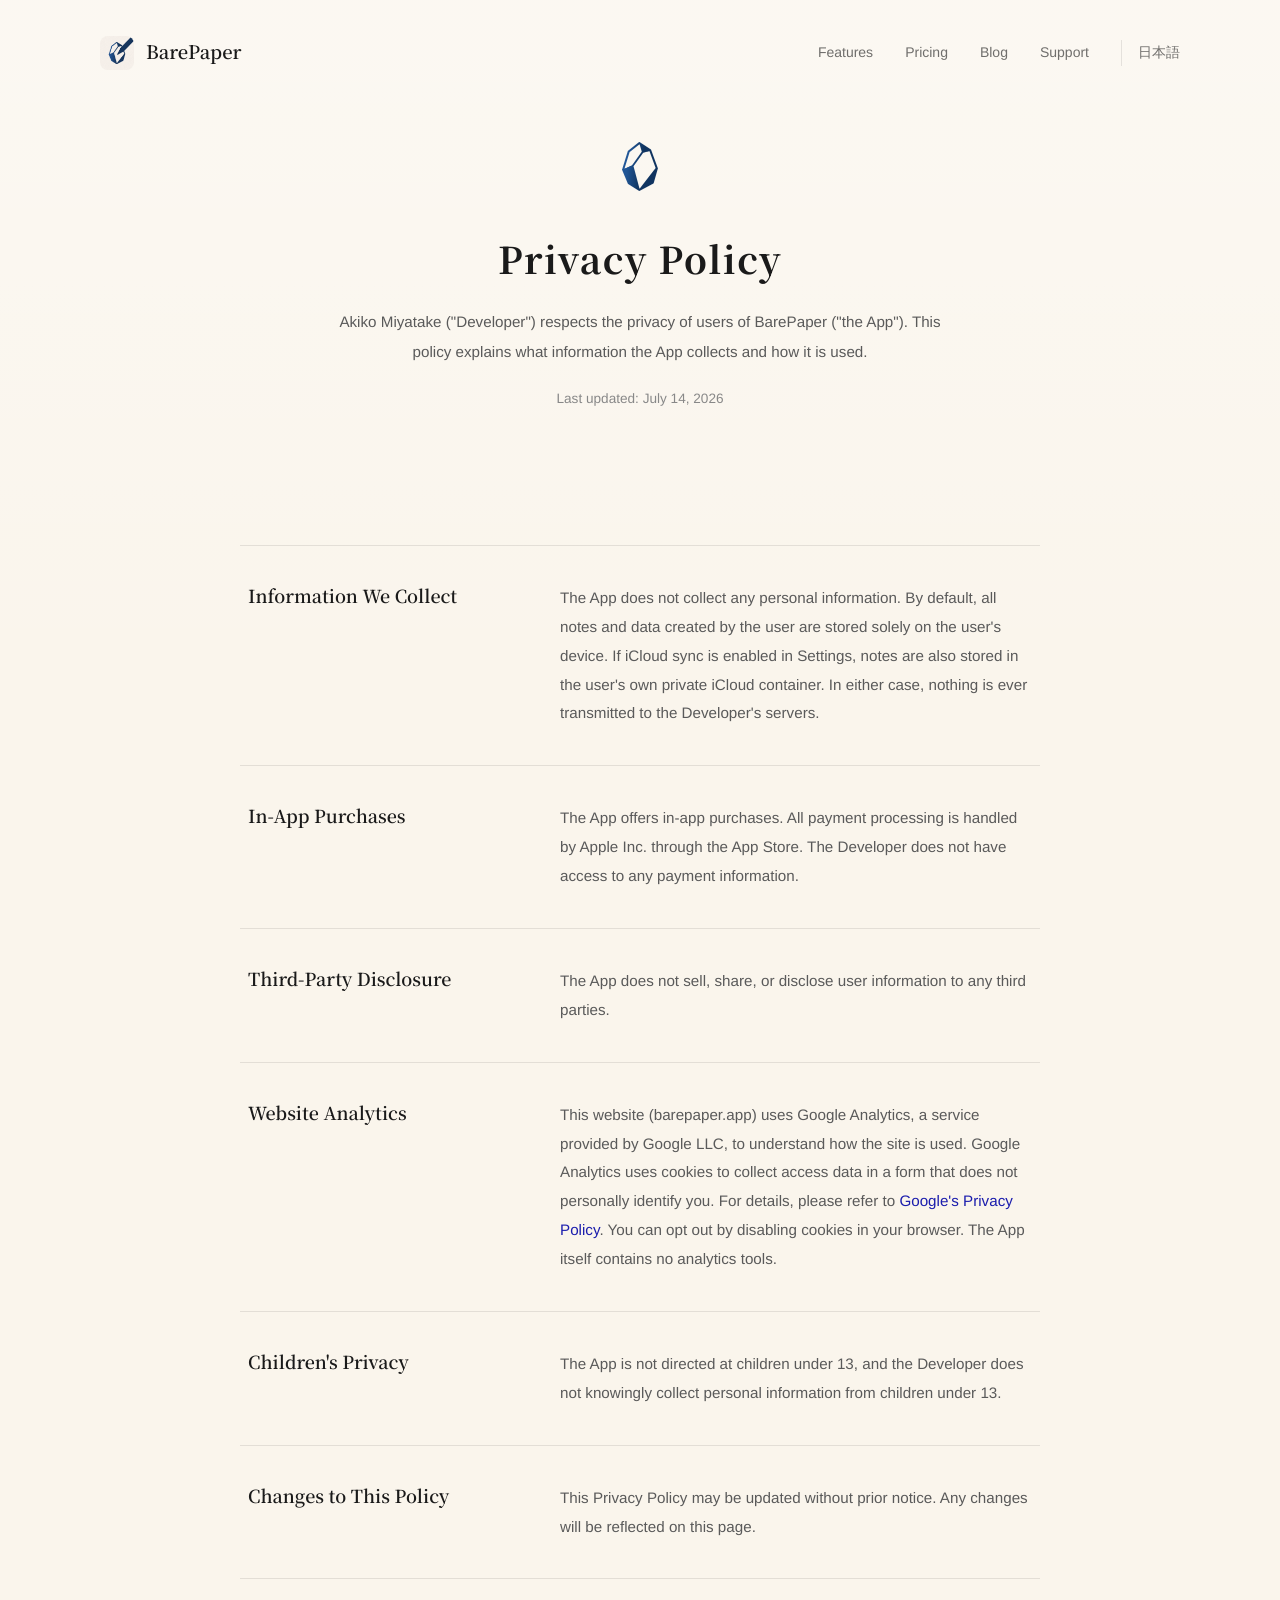
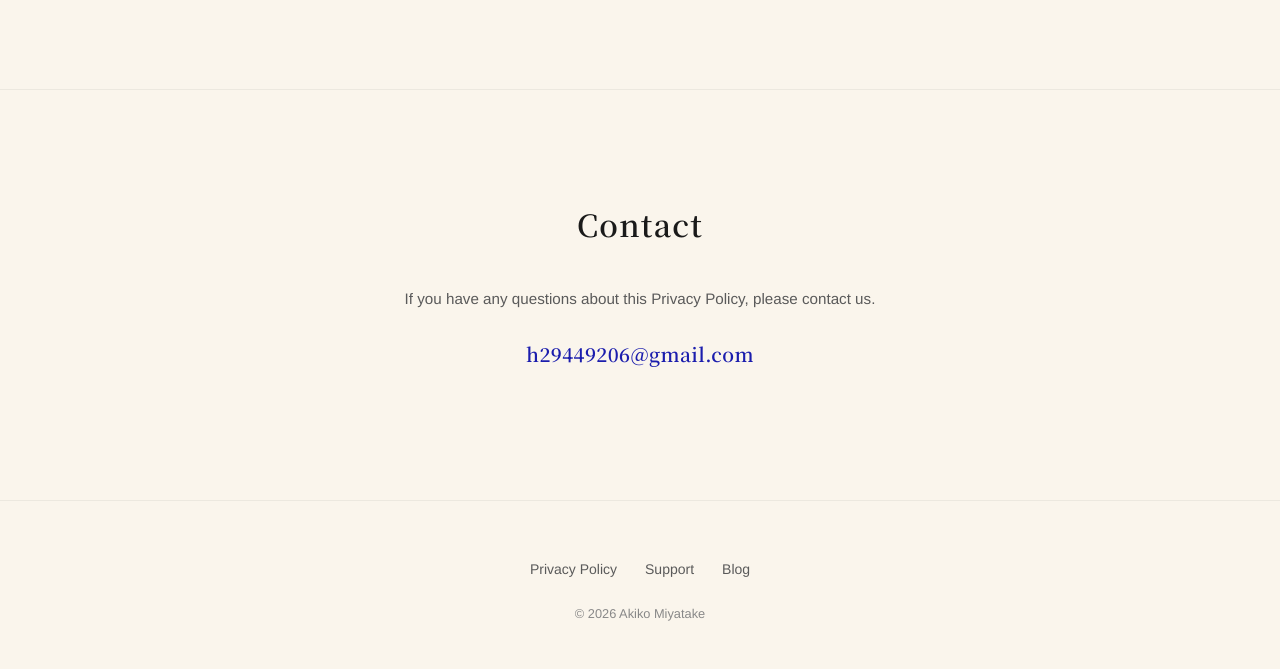
<file: privacy.html>
<!DOCTYPE html>
<html lang="ja">
<head>
  <meta charset="UTF-8">
  <!-- Google tag (gtag.js) -->
  <script async src="https://www.googletagmanager.com/gtag/js?id=G-VF949LLM85"></script>
  <script>
    window.dataLayer = window.dataLayer || [];
    function gtag(){dataLayer.push(arguments);}
    gtag('js', new Date());

    gtag('config', 'G-VF949LLM85');
  </script>
  <meta name="viewport" content="width=device-width, initial-scale=1.0">
  <title>プライバシーポリシー | BarePaper</title>
  <link rel="canonical" href="https://barepaper.app/privacy.html">
  <meta name="description" content="BarePaperのプライバシーポリシー。">
  <link rel="icon" type="image/png" href="assets/icon_barepaper.png">
  <link rel="apple-touch-icon" href="assets/icon_barepaper.png">
  <link rel="preconnect" href="https://fonts.googleapis.com">
  <link rel="preconnect" href="https://fonts.gstatic.com" crossorigin>
  <link href="https://fonts.googleapis.com/css2?family=Noto+Serif+JP:wght@500;600;700&display=swap" rel="stylesheet">
  <link rel="stylesheet" href="style.css">
  <script>
    // 言語自動判定: URLの?lang= > 手動切替の保存値 > ブラウザ言語（ja系ならJP、それ以外はEN）
    (function () {
      var META = {
        ja: { title: 'プライバシーポリシー | BarePaper', desc: 'BarePaperのプライバシーポリシー。' },
        en: { title: 'Privacy Policy | BarePaper', desc: 'BarePaper privacy policy.' }
      };
      window.__applyLang = function (lang) {
        document.documentElement.lang = lang;
        document.title = META[lang].title;
        var md = document.querySelector('meta[name="description"]');
        if (md) md.setAttribute('content', META[lang].desc);
        var hb = document.querySelector('.hamburger');
        if (hb) hb.setAttribute('aria-label', lang === 'ja' ? 'メニューを開く' : 'Open menu');
      };
      function pick() {
        try {
          var m = location.search.match(/[?&]lang=(ja|en)(&|$)/);
          if (m) return m[1];
          var saved = localStorage.getItem('bp-lang');
          if (saved === 'ja' || saved === 'en') return saved;
        } catch (e) {}
        var nav = (navigator.language || (navigator.languages && navigator.languages[0]) || '');
        return /^ja(-|$)/i.test(nav) ? 'ja' : 'en';
      }
      window.__applyLang(pick());
    })();
  </script>
</head>
<body>

<header class="site-header">
  <div class="site-header__inner">
    <a class="brand" href="/">
      <img class="brand__icon" src="assets/icon_barepaper.png" alt="">
      <span class="brand__name">BarePaper</span>
    </a>
    <button class="hamburger" aria-label="メニューを開く" aria-expanded="false">
      <span></span><span></span><span></span>
    </button>
    <nav class="site-nav" aria-label="Primary">
      <a href="/#features"><span lang="ja">特徴</span><span lang="en">Features</span></a>
      <a href="/#pricing"><span lang="ja">価格</span><span lang="en">Pricing</span></a>
      <a href="https://note.com/barepaper" target="_blank" rel="noopener" lang="ja">note</a><a href="blog/" lang="en">Blog</a>
      <a href="support.html"><span lang="ja">サポート</span><span lang="en">Support</span></a>
      <a class="lang-switch" href="#" id="lang-toggle" role="button"><span lang="ja">English</span><span lang="en">日本語</span></a>
    </nav>
  </div>
</header>

<!-- [1] Page head -->
<section class="page-head">
  <div class="container container--text">
    <img class="page-mark" src="assets/gem_icon.png" alt="">
    <h1 class="page-title"><span lang="ja">プライバシーポリシー</span><span lang="en">Privacy Policy</span></h1>
    <p class="page-lead"><span lang="ja">Akiko Miyatake（以下「開発者」）は、BarePaper（以下「本アプリ」）におけるユーザーのプライバシーを尊重します。本ポリシーでは、本アプリが収集・利用する情報について説明します。</span><span lang="en">Akiko Miyatake ("Developer") respects the privacy of users of BarePaper ("the App"). This policy explains what information the App collects and how it is used.</span></p>
    <p class="page-updated"><span lang="ja">最終更新日：2026年7月14日</span><span lang="en">Last updated: July 14, 2026</span></p>
  </div>
</section>

<!-- [2] Policy sections -->
<section class="policy" data-reveal>
  <div class="container container--narrow">
    <div class="features__list">
      <article class="feature">
        <h2 class="feature__title"><span lang="ja">収集する情報</span><span lang="en">Information We Collect</span></h2>
        <p class="feature__body"><span lang="ja">本アプリはユーザーの個人情報を収集しません。ユーザーが作成したノートやデータは、初期設定ではお使いのデバイス内にのみ保存されます。設定でiCloud同期を有効にした場合は、ユーザー自身のiCloud（プライベートコンテナ）にも保存されます。いずれの場合も、開発者のサーバーに送信されることはありません。</span><span lang="en">The App does not collect any personal information. By default, all notes and data created by the user are stored solely on the user's device. If iCloud sync is enabled in Settings, notes are also stored in the user's own private iCloud container. In either case, nothing is ever transmitted to the Developer's servers.</span></p>
      </article>
      <article class="feature">
        <h2 class="feature__title"><span lang="ja">インアプリ購入</span><span lang="en">In-App Purchases</span></h2>
        <p class="feature__body"><span lang="ja">本アプリはアプリ内課金機能を提供しています。購入処理はApple Inc.が提供するApp Storeの仕組みを通じて行われます。開発者は決済情報にアクセスすることはありません。</span><span lang="en">The App offers in-app purchases. All payment processing is handled by Apple Inc. through the App Store. The Developer does not have access to any payment information.</span></p>
      </article>
      <article class="feature">
        <h2 class="feature__title"><span lang="ja">第三者への情報提供</span><span lang="en">Third-Party Disclosure</span></h2>
        <p class="feature__body"><span lang="ja">本アプリは、ユーザーの情報を第三者に販売・提供・開示しません。</span><span lang="en">The App does not sell, share, or disclose user information to any third parties.</span></p>
      </article>
      <article class="feature">
        <h2 class="feature__title"><span lang="ja">ウェブサイトのアクセス解析</span><span lang="en">Website Analytics</span></h2>
        <p class="feature__body"><span lang="ja">本ウェブサイト（barepaper.app）では、利用状況の把握のためにGoogleアナリティクス（Google LLC提供）を使用しています。GoogleアナリティクスはCookieを利用して、個人を特定しない形でアクセス情報を収集します。データの取り扱いについては<a href="https://policies.google.com/privacy" target="_blank" rel="noopener">Googleのプライバシーポリシー</a>をご確認ください。ブラウザでCookieを無効にすることで、収集を拒否できます。なお、本アプリ自体にアクセス解析ツールは含まれていません。</span><span lang="en">This website (barepaper.app) uses Google Analytics, a service provided by Google LLC, to understand how the site is used. Google Analytics uses cookies to collect access data in a form that does not personally identify you. For details, please refer to <a href="https://policies.google.com/privacy" target="_blank" rel="noopener">Google's Privacy Policy</a>. You can opt out by disabling cookies in your browser. The App itself contains no analytics tools.</span></p>
      </article>
      <article class="feature">
        <h2 class="feature__title"><span lang="ja">子どものプライバシー</span><span lang="en">Children's Privacy</span></h2>
        <p class="feature__body"><span lang="ja">本アプリは13歳未満の子どもを対象としておらず、意図的に13歳未満の子どもから個人情報を収集することはありません。</span><span lang="en">The App is not directed at children under 13, and the Developer does not knowingly collect personal information from children under 13.</span></p>
      </article>
      <article class="feature">
        <h2 class="feature__title"><span lang="ja">ポリシーの変更</span><span lang="en">Changes to This Policy</span></h2>
        <p class="feature__body"><span lang="ja">本プライバシーポリシーは予告なく改訂される場合があります。変更があった場合は本ページを更新します。</span><span lang="en">This Privacy Policy may be updated without prior notice. Any changes will be reflected on this page.</span></p>
      </article>
    </div>
  </div>
</section>

<!-- [3] Contact -->
<section class="contact" data-reveal>
  <div class="container container--text">
    <h2 class="section-heading"><span lang="ja">お問い合わせ</span><span lang="en">Contact</span></h2>
    <p class="contact__body"><span lang="ja">プライバシーポリシーに関するご質問は、下記までお問い合わせください。</span><span lang="en">If you have any questions about this Privacy Policy, please contact us.</span></p>
    <a class="contact__mail" id="contact-mail" href="#"></a>
  </div>
</section>

<footer class="site-footer">
  <nav class="site-footer__nav">
    <a href="privacy.html"><span lang="ja">プライバシーポリシー</span><span lang="en">Privacy Policy</span></a>
    <a href="support.html"><span lang="ja">サポート</span><span lang="en">Support</span></a>
    <a href="https://note.com/barepaper" target="_blank" rel="noopener" lang="ja">note</a><a href="blog/" lang="en">Blog</a>
  </nav>
  <div class="site-footer__copy">&copy; 2026 Akiko Miyatake</div>
</footer>

<script>
  (function () {
    document.documentElement.classList.add('js');
    if (window.matchMedia('(prefers-reduced-motion: reduce)').matches) {
      document.querySelectorAll('[data-reveal]').forEach(function (el) { el.classList.add('is-visible'); });
      return;
    }
    var observer = new IntersectionObserver(function (entries) {
      entries.forEach(function (entry) {
        if (entry.isIntersecting) {
          entry.target.classList.add('is-visible');
          observer.unobserve(entry.target);
        }
      });
    }, { threshold: 0.12 });
    document.querySelectorAll('[data-reveal]').forEach(function (el) { observer.observe(el); });
  })();

  (function () {
    var btn = document.querySelector('.hamburger');
    var nav = document.querySelector('.site-nav');
    if (!btn || !nav) return;
    btn.addEventListener('click', function () {
      var open = nav.classList.toggle('is-open');
      btn.classList.toggle('is-open', open);
      btn.setAttribute('aria-expanded', open);
    });
    nav.addEventListener('click', function (e) {
      if (e.target.closest('a')) {
        nav.classList.remove('is-open');
        btn.classList.remove('is-open');
        btn.setAttribute('aria-expanded', 'false');
      }
    });
  })();

  (function () {
    // 手動の言語切替（ページ遷移なし・選択はlocalStorageに保存）
    window.__applyLang(document.documentElement.lang);
    var toggle = document.getElementById('lang-toggle');
    if (!toggle) return;
    toggle.addEventListener('click', function (e) {
      e.preventDefault();
      var next = document.documentElement.lang === 'ja' ? 'en' : 'ja';
      window.__applyLang(next);
      try { localStorage.setItem('bp-lang', next); } catch (err) {}
    });
  })();

  (function () {
    // 収集ボット対策: メールアドレスはHTMLに直接書かず、JSで組み立てて表示する
    var el = document.getElementById('contact-mail');
    if (!el) return;
    var u = 'h29449206';
    var d = ['gmail', 'com'].join('.');
    var addr = u + '@' + d;
    el.setAttribute('href', 'mailto:' + addr);
    el.textContent = addr;
  })();
</script>

</body>
</html>
</file>
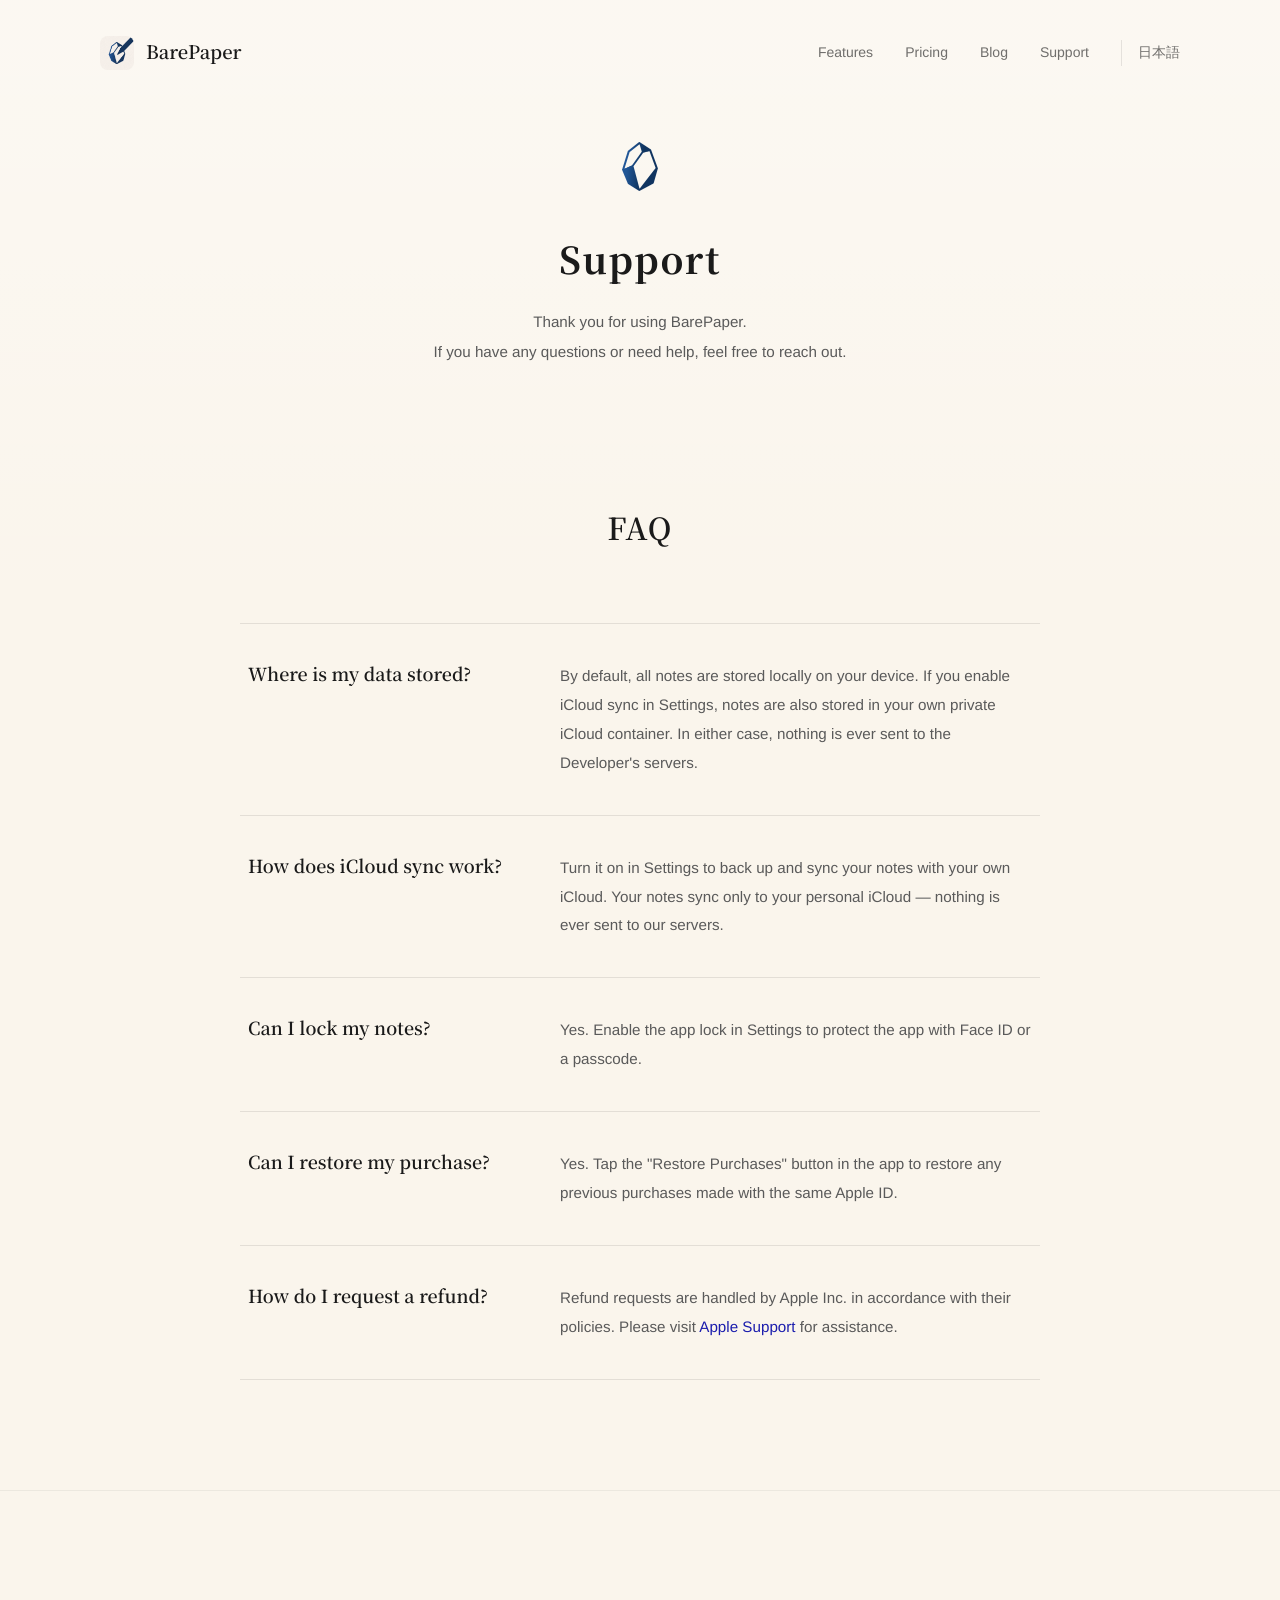
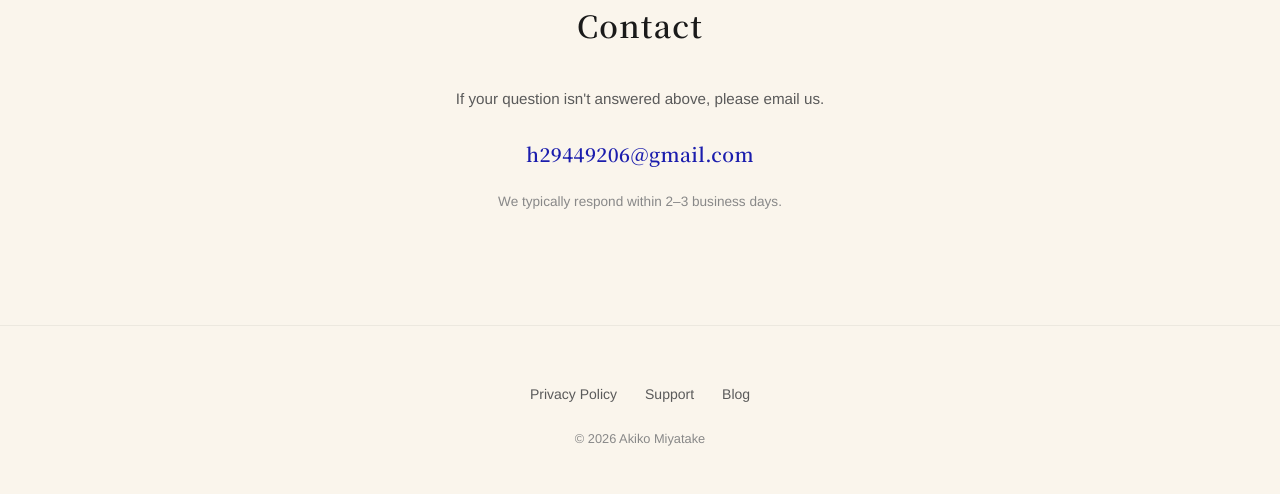
<file: support.html>
<!DOCTYPE html>
<html lang="ja">
<head>
  <meta charset="UTF-8">
  <!-- Google tag (gtag.js) -->
  <script async src="https://www.googletagmanager.com/gtag/js?id=G-VF949LLM85"></script>
  <script>
    window.dataLayer = window.dataLayer || [];
    function gtag(){dataLayer.push(arguments);}
    gtag('js', new Date());

    gtag('config', 'G-VF949LLM85');
  </script>
  <meta name="viewport" content="width=device-width, initial-scale=1.0">
  <title>サポート | BarePaper</title>
  <link rel="canonical" href="https://barepaper.app/support.html">
  <meta name="description" content="BarePaperのサポートページ。よくある質問とお問い合わせ先のご案内。">
  <link rel="icon" type="image/png" href="assets/icon_barepaper.png">
  <link rel="apple-touch-icon" href="assets/icon_barepaper.png">
  <link rel="preconnect" href="https://fonts.googleapis.com">
  <link rel="preconnect" href="https://fonts.gstatic.com" crossorigin>
  <link href="https://fonts.googleapis.com/css2?family=Noto+Serif+JP:wght@500;600;700&display=swap" rel="stylesheet">
  <link rel="stylesheet" href="style.css">
  <script>
    // 言語自動判定: URLの?lang= > 手動切替の保存値 > ブラウザ言語（ja系ならJP、それ以外はEN）
    (function () {
      var META = {
        ja: { title: 'サポート | BarePaper', desc: 'BarePaperのサポートページ。よくある質問とお問い合わせ先のご案内。' },
        en: { title: 'Support | BarePaper', desc: 'BarePaper support — frequently asked questions and how to contact us.' }
      };
      window.__applyLang = function (lang) {
        document.documentElement.lang = lang;
        document.title = META[lang].title;
        var md = document.querySelector('meta[name="description"]');
        if (md) md.setAttribute('content', META[lang].desc);
        var hb = document.querySelector('.hamburger');
        if (hb) hb.setAttribute('aria-label', lang === 'ja' ? 'メニューを開く' : 'Open menu');
      };
      function pick() {
        try {
          var m = location.search.match(/[?&]lang=(ja|en)(&|$)/);
          if (m) return m[1];
          var saved = localStorage.getItem('bp-lang');
          if (saved === 'ja' || saved === 'en') return saved;
        } catch (e) {}
        var nav = (navigator.language || (navigator.languages && navigator.languages[0]) || '');
        return /^ja(-|$)/i.test(nav) ? 'ja' : 'en';
      }
      window.__applyLang(pick());
    })();
  </script>
</head>
<body>

<header class="site-header">
  <div class="site-header__inner">
    <a class="brand" href="/">
      <img class="brand__icon" src="assets/icon_barepaper.png" alt="">
      <span class="brand__name">BarePaper</span>
    </a>
    <button class="hamburger" aria-label="メニューを開く" aria-expanded="false">
      <span></span><span></span><span></span>
    </button>
    <nav class="site-nav" aria-label="Primary">
      <a href="/#features"><span lang="ja">特徴</span><span lang="en">Features</span></a>
      <a href="/#pricing"><span lang="ja">価格</span><span lang="en">Pricing</span></a>
      <a href="https://note.com/barepaper" target="_blank" rel="noopener" lang="ja">note</a><a href="blog/" lang="en">Blog</a>
      <a href="support.html"><span lang="ja">サポート</span><span lang="en">Support</span></a>
      <a class="lang-switch" href="#" id="lang-toggle" role="button"><span lang="ja">English</span><span lang="en">日本語</span></a>
    </nav>
  </div>
</header>

<!-- [1] Page head -->
<section class="page-head">
  <div class="container container--text">
    <img class="page-mark" src="assets/gem_icon.png" alt="">
    <h1 class="page-title"><span lang="ja">サポート</span><span lang="en">Support</span></h1>
    <p class="page-lead"><span lang="ja">BarePaperをご利用いただきありがとうございます。<br>ご不明な点やお困りのことがあれば、お気軽にご連絡ください。</span><span lang="en">Thank you for using BarePaper.<br>If you have any questions or need help, feel free to reach out.</span></p>
  </div>
</section>

<!-- [2] FAQ -->
<section class="faq" data-reveal>
  <div class="container container--narrow">
    <h2 class="section-heading"><span lang="ja">よくある質問</span><span lang="en">FAQ</span></h2>
    <div class="features__list">
      <article class="feature">
        <h3 class="feature__title"><span lang="ja">データはどこに保存されますか？</span><span lang="en">Where is my data stored?</span></h3>
        <p class="feature__body"><span lang="ja">作成したノートは、初期設定ではお使いのデバイス内にのみ保存されます。設定でiCloud同期を有効にした場合は、ご自身のiCloud（プライベートコンテナ）にも保存されます。いずれの場合も、開発者のサーバーに送信されることはありません。</span><span lang="en">By default, all notes are stored locally on your device. If you enable iCloud sync in Settings, notes are also stored in your own private iCloud container. In either case, nothing is ever sent to the Developer's servers.</span></p>
      </article>
      <article class="feature">
        <h3 class="feature__title"><span lang="ja">iCloud同期はどう使いますか？</span><span lang="en">How does iCloud sync work?</span></h3>
        <p class="feature__body"><span lang="ja">設定からONにすると、ノートをあなた自身のiCloudにバックアップ・同期できます。同期先はご自分のiCloudだけで、開発者のサーバーには何も送信されません。</span><span lang="en">Turn it on in Settings to back up and sync your notes with your own iCloud. Your notes sync only to your personal iCloud — nothing is ever sent to our servers.</span></p>
      </article>
      <article class="feature">
        <h3 class="feature__title"><span lang="ja">ノートにロックをかけられますか？</span><span lang="en">Can I lock my notes?</span></h3>
        <p class="feature__body"><span lang="ja">設定からアプリロックをONにすると、Face IDまたはパスコードでアプリ全体を保護できます。</span><span lang="en">Yes. Enable the app lock in Settings to protect the app with Face ID or a passcode.</span></p>
      </article>
      <article class="feature">
        <h3 class="feature__title"><span lang="ja">購入の復元はできますか？</span><span lang="en">Can I restore my purchase?</span></h3>
        <p class="feature__body"><span lang="ja">アプリ内の「購入を復元」ボタンから、同じApple IDでの購入を復元できます。</span><span lang="en">Yes. Tap the "Restore Purchases" button in the app to restore any previous purchases made with the same Apple ID.</span></p>
      </article>
      <article class="feature">
        <h3 class="feature__title"><span lang="ja">返金を希望する場合は？</span><span lang="en">How do I request a refund?</span></h3>
        <p class="feature__body"><span lang="ja">購入に関する返金はApple Inc.の規約に従って対応されます。<a href="https://support.apple.com/ja-jp/118223" target="_blank" rel="noopener">Appleサポート</a>までお問い合わせください。</span><span lang="en">Refund requests are handled by Apple Inc. in accordance with their policies. Please visit <a href="https://support.apple.com/en-us/118223" target="_blank" rel="noopener">Apple Support</a> for assistance.</span></p>
      </article>
    </div>
  </div>
</section>

<!-- [3] Contact -->
<section class="contact" data-reveal>
  <div class="container container--text">
    <h2 class="section-heading"><span lang="ja">お問い合わせ</span><span lang="en">Contact</span></h2>
    <p class="contact__body"><span lang="ja">上記で解決しない場合は、メールにてお気軽にどうぞ。</span><span lang="en">If your question isn't answered above, please email us.</span></p>
    <a class="contact__mail" id="contact-mail" href="#"></a>
    <p class="contact__note"><span lang="ja">通常2〜3営業日以内にご返答いたします。</span><span lang="en">We typically respond within 2–3 business days.</span></p>
  </div>
</section>

<footer class="site-footer">
  <nav class="site-footer__nav">
    <a href="privacy.html"><span lang="ja">プライバシーポリシー</span><span lang="en">Privacy Policy</span></a>
    <a href="support.html"><span lang="ja">サポート</span><span lang="en">Support</span></a>
    <a href="https://note.com/barepaper" target="_blank" rel="noopener" lang="ja">note</a><a href="blog/" lang="en">Blog</a>
  </nav>
  <div class="site-footer__copy">&copy; 2026 Akiko Miyatake</div>
</footer>

<script>
  (function () {
    document.documentElement.classList.add('js');
    if (window.matchMedia('(prefers-reduced-motion: reduce)').matches) {
      document.querySelectorAll('[data-reveal]').forEach(function (el) { el.classList.add('is-visible'); });
      return;
    }
    var observer = new IntersectionObserver(function (entries) {
      entries.forEach(function (entry) {
        if (entry.isIntersecting) {
          entry.target.classList.add('is-visible');
          observer.unobserve(entry.target);
        }
      });
    }, { threshold: 0.12 });
    document.querySelectorAll('[data-reveal]').forEach(function (el) { observer.observe(el); });
  })();

  (function () {
    var btn = document.querySelector('.hamburger');
    var nav = document.querySelector('.site-nav');
    if (!btn || !nav) return;
    btn.addEventListener('click', function () {
      var open = nav.classList.toggle('is-open');
      btn.classList.toggle('is-open', open);
      btn.setAttribute('aria-expanded', open);
    });
    nav.addEventListener('click', function (e) {
      if (e.target.closest('a')) {
        nav.classList.remove('is-open');
        btn.classList.remove('is-open');
        btn.setAttribute('aria-expanded', 'false');
      }
    });
  })();

  (function () {
    // 手動の言語切替（ページ遷移なし・選択はlocalStorageに保存）
    window.__applyLang(document.documentElement.lang);
    var toggle = document.getElementById('lang-toggle');
    if (!toggle) return;
    toggle.addEventListener('click', function (e) {
      e.preventDefault();
      var next = document.documentElement.lang === 'ja' ? 'en' : 'ja';
      window.__applyLang(next);
      try { localStorage.setItem('bp-lang', next); } catch (err) {}
    });
  })();

  (function () {
    // 収集ボット対策: メールアドレスはHTMLに直接書かず、JSで組み立てて表示する
    var el = document.getElementById('contact-mail');
    if (!el) return;
    var u = 'h29449206';
    var d = ['gmail', 'com'].join('.');
    var addr = u + '@' + d;
    el.setAttribute('href', 'mailto:' + addr);
    el.textContent = addr;
  })();
</script>

</body>
</html>
</file>
<file: style.css>
/* BarePaper LP — design language: Hero v1 (cream paper / serif / brand-blue equal-width strokes) */

:root {
  --color-bg: #FAF5EC;
  --color-paper: #F8F3EA;
  --color-text: #1A1A1A;
  --color-text-muted: #5A5A5A;
  --color-text-subtle: #888888;
  --color-brand: #1B1DAD;
  --color-brand-hover: #16188F;
  --color-border: rgba(26, 26, 26, 0.10);
  --color-border-light: rgba(26, 26, 26, 0.06);

  --font-serif: "Noto Serif JP", "Hiragino Mincho ProN", "Yu Mincho", "YuMincho", serif;
  --font-sans: "Hiragino Kaku Gothic ProN", "Yu Gothic", "YuGothic", -apple-system, BlinkMacSystemFont, "Helvetica Neue", Arial, sans-serif;

  --max-text: 640px;
  --max-narrow: 800px;
  --max-content: 1080px;
  --section-py: 110px;
}

* {
  box-sizing: border-box;
  margin: 0;
  padding: 0;
}

html {
  scroll-behavior: smooth;
}

body {
  font-family: var(--font-sans);
  background:
    linear-gradient(180deg, rgba(255, 255, 255, 0.34), rgba(250, 245, 236, 0) 30%),
    var(--color-bg);
  color: var(--color-text);
  line-height: 1.8;
  font-size: 16px;
  -webkit-font-smoothing: antialiased;
  -moz-osx-font-smoothing: grayscale;
  text-rendering: geometricPrecision;
}

img {
  max-width: 100%;
  height: auto;
  display: block;
}

a {
  color: var(--color-brand);
  text-decoration: none;
}

a:hover {
  text-decoration: underline;
}

/* Layout helpers */

section {
  padding: var(--section-py) 24px;
}

.container {
  max-width: var(--max-content);
  margin: 0 auto;
}

.container--text {
  max-width: var(--max-text);
  margin: 0 auto;
}

.container--narrow {
  max-width: var(--max-narrow);
  margin: 0 auto;
}

/* Reveal animation (very subtle; JS無効時は .js が付かないので常に表示される) */

html.js [data-reveal] {
  opacity: 0;
  transform: translateY(14px);
  transition: opacity 0.7s ease, transform 0.7s ease;
}

html.js [data-reveal].is-visible {
  opacity: 1;
  transform: none;
}

/* Page mark (原石アイコン。旧・手書き風ストロークの置き換え 2026-07-14) */

.page-mark {
  display: block;
  width: 36px;
  height: auto;
  margin: 0 auto 40px;
}

/* Header */

.site-header {
  padding: 36px 24px 0;
}

.site-header__inner {
  max-width: var(--max-content);
  margin: 0 auto;
  display: flex;
  align-items: center;
  justify-content: space-between;
}

.brand {
  display: flex;
  align-items: center;
  gap: 12px;
}

.brand:hover {
  text-decoration: none;
}

.brand__icon {
  width: 34px;
  height: 34px;
  border-radius: 8px;
}

.brand__name {
  font-family: var(--font-serif);
  font-weight: 600;
  font-size: 1.15rem;
  letter-spacing: 0;
  color: var(--color-text);
}

.site-nav {
  display: flex;
  align-items: center;
  gap: 32px;
}

.site-nav a {
  font-size: 0.875rem;
  font-weight: 500;
  color: rgba(26, 26, 26, 0.62);
}

.site-nav a:hover {
  color: var(--color-brand);
  text-decoration: none;
}

/* Hero */

.hero {
  padding-top: 72px;
  padding-bottom: 96px;
  overflow: hidden;
}

.hero__inner {
  max-width: var(--max-content);
  margin: 0 auto;
  display: grid;
  grid-template-columns: minmax(0, 1.08fr) minmax(0, 0.92fr);
  align-items: center;
  gap: 56px;
}

.eyebrow {
  display: inline-flex;
  align-items: center;
  gap: 9px;
  margin-bottom: 28px;
  color: rgba(26, 26, 26, 0.58);
  font-size: 0.875rem;
  font-weight: 600;
}

.eyebrow::before {
  content: "";
  width: 8px;
  height: 8px;
  border-radius: 2px;
  background: var(--color-brand);
  transform: rotate(45deg);
  opacity: 0.88;
  flex-shrink: 0;
}

.hero__headline {
  font-family: var(--font-serif);
  font-weight: 700;
  font-size: clamp(2rem, 4.2vw, 3.5rem);
  line-height: 1.38;
  letter-spacing: 0;
  color: var(--color-text);
}

.hero__sub {
  margin-top: 30px;
  max-width: 520px;
  color: var(--color-text-muted);
  font-size: clamp(1rem, 1.4vw, 1.2rem);
  line-height: 1.9;
  font-weight: 500;
}

.hero__actions {
  display: flex;
  flex-direction: column;
  align-items: flex-start;
  gap: 8px;
  margin-top: 44px;
}

.hero__note {
  color: var(--color-text-subtle);
  font-size: 0.875rem;
  font-weight: 500;
}

/* CTA button */

.cta {
  display: inline-flex;
  align-items: center;
  justify-content: center;
  height: 72px;
  padding: 0 30px;
  border-radius: 8px;
  background: var(--color-brand);
  color: #fff;
  font-size: 0.95rem;
  font-weight: 700;
  letter-spacing: 0.02em;
  box-shadow: 0 10px 24px rgba(27, 29, 173, 0.12);
  transition: background-color 0.2s ease, transform 0.2s ease;
}

.cta:hover {
  background: var(--color-brand-hover);
  text-decoration: none;
  transform: translateY(-1px);
}

.cta--soon {
  opacity: 0.86;
  cursor: default;
}

.cta--soon:hover {
  background: var(--color-brand);
  transform: none;
}

.cta-badge {
  display: inline-block;
  transition: opacity 0.2s ease, transform 0.2s ease;
}

.cta-badge:hover {
  opacity: 0.85;
  transform: translateY(-1px);
}

.cta-badge img {
  height: 72px;
  width: auto;
}

/* iPad mockup (shared) */

.hero__visual {
  position: relative;
  justify-self: center;
  width: min(420px, 88vw);
}

.hero__mockup {
  width: 100%;
  transform: rotate(-3.8deg);
  filter: drop-shadow(0 36px 60px rgba(26, 26, 26, 0.28));
}

.screenshot__mockup {
  width: 100%;
  filter: drop-shadow(0 28px 48px rgba(26, 26, 26, 0.22));
}


/* Section heading */

.section-heading {
  font-family: var(--font-serif);
  font-weight: 600;
  font-size: clamp(1.45rem, 2.6vw, 1.9rem);
  line-height: 1.6;
  letter-spacing: 0.04em;
  text-align: center;
  margin-bottom: 72px;
  color: var(--color-text);
}

/* About (section 2) */

.about {
  padding-top: 96px;
  padding-bottom: 96px;
  text-align: center;
  border-top: 1px solid var(--color-border-light);
}

.about__body {
  font-family: var(--font-serif);
  font-weight: 500;
  font-size: 1.08rem;
  line-height: 2.2;
  color: var(--color-text);
  text-align: left;
}

.about__body p + p {
  margin-top: 1.6em;
}

/* 3 Discoveries (section 3) */

.discoveries {
  border-top: 1px solid var(--color-border-light);
}

.discoveries__grid {
  display: grid;
  grid-template-columns: repeat(3, 1fr);
  gap: 56px;
}

.discovery {
  text-align: left;
}

.discovery__motif {
  display: block;
  width: 64px;
  height: 40px;
  margin-bottom: 20px;
}

.discovery__motif path,
.discovery__motif circle {
  fill: none;
  stroke: var(--color-brand);
  stroke-width: 2.5;
  stroke-linecap: round;
  stroke-linejoin: round;
  opacity: 0.85;
}

.discovery__motif .thin {
  stroke-width: 2;
  opacity: 0.5;
}

.discovery__num {
  font-family: var(--font-serif);
  font-size: 0.85rem;
  color: var(--color-brand);
  letter-spacing: 0.18em;
  margin-bottom: 14px;
  display: block;
}

.discovery__title {
  font-family: var(--font-serif);
  font-weight: 600;
  font-size: 1.25rem;
  line-height: 1.6;
  margin-bottom: 16px;
  color: var(--color-text);
}

.discovery__body {
  font-size: 0.95rem;
  line-height: 2.0;
  color: var(--color-text-muted);
}

/* 5 Features (section 4) — editorial list with hairlines */

.features {
  border-top: 1px solid var(--color-border-light);
}

.features__list {
  border-top: 1px solid var(--color-border);
}

.feature {
  display: grid;
  grid-template-columns: 280px 1fr;
  gap: 32px;
  padding: 36px 8px;
  border-bottom: 1px solid var(--color-border);
  align-items: baseline;
}

.feature__title {
  font-family: var(--font-serif);
  font-weight: 600;
  font-size: 1.12rem;
  line-height: 1.6;
  color: var(--color-text);
}

.feature__body {
  font-size: 0.95rem;
  line-height: 1.9;
  color: var(--color-text-muted);
}

/* Screenshot (section 5) */

.screenshot {
  border-top: 1px solid var(--color-border-light);
}

.screenshot__wrap {
  max-width: 880px;
  margin: 0 auto;
  text-align: center;
}

.screenshot__caption {
  margin-top: 40px;
  font-size: 0.9rem;
  letter-spacing: 0.06em;
  color: var(--color-text-muted);
}

/* Pricing (section 6) */

.pricing {
  border-top: 1px solid var(--color-border-light);
}

.pricing__cards {
  display: grid;
  grid-template-columns: repeat(2, 1fr);
  gap: 24px;
  max-width: 760px;
  margin: 0 auto;
}

.price-card {
  background: rgba(255, 255, 255, 0.5);
  border: 1px solid var(--color-border);
  border-radius: 14px;
  padding: 40px 36px;
  text-align: left;
}

.price-card--accent {
  border: 1.5px solid var(--color-brand);
  background: rgba(255, 255, 255, 0.72);
  box-shadow: 0 18px 44px -18px rgba(27, 29, 173, 0.16);
}

.price-card__plan {
  font-family: var(--font-serif);
  font-weight: 600;
  font-size: 0.95rem;
  letter-spacing: 0.1em;
  color: var(--color-text-muted);
  margin-bottom: 14px;
}

.price-card--accent .price-card__plan {
  color: var(--color-brand);
}

.price-card__price {
  font-family: var(--font-serif);
  font-weight: 700;
  font-size: 2rem;
  color: var(--color-text);
  margin-bottom: 18px;
  line-height: 1.2;
}

.price-card__desc {
  font-size: 0.9rem;
  color: var(--color-text-muted);
  line-height: 1.9;
}

.pricing__note {
  text-align: center;
  margin-top: 36px;
  font-size: 0.9rem;
  color: var(--color-text-muted);
}

/* Final CTA (section 7) */

.final-cta {
  border-top: 1px solid var(--color-border-light);
  text-align: center;
  padding-top: 130px;
  padding-bottom: 130px;
}

.final-cta__lines {
  font-family: var(--font-serif);
  font-weight: 600;
  font-size: clamp(1.45rem, 3vw, 2.1rem);
  line-height: 1.8;
  letter-spacing: 0.04em;
  margin-bottom: 52px;
  color: var(--color-text);
}

.final-cta__lines span {
  display: block;
}

/* Footer */

.site-footer {
  padding: 56px 24px 44px;
  text-align: center;
  border-top: 1px solid var(--color-border-light);
}

.site-footer__nav {
  display: flex;
  gap: 28px;
  justify-content: center;
  flex-wrap: wrap;
  margin-bottom: 20px;
}

.site-footer__nav a {
  color: var(--color-text-muted);
  font-size: 0.875rem;
}

.site-footer__copy {
  font-size: 0.8rem;
  color: var(--color-text-subtle);
}

.sp-only {
  display: none;
}

/* Language switch link */

.lang-switch {
  padding-left: 16px;
  border-left: 1px solid var(--color-border);
}

/* Hamburger */

.hamburger {
  display: none;
  background: none;
  border: none;
  cursor: pointer;
  padding: 8px;
  flex-direction: column;
  gap: 5px;
}

.hamburger span {
  display: block;
  width: 22px;
  height: 2px;
  background: var(--color-text);
  border-radius: 1px;
  transition: transform 0.3s ease, opacity 0.3s ease;
}

.hamburger.is-open span:nth-child(1) {
  transform: translateY(7px) rotate(45deg);
}

.hamburger.is-open span:nth-child(2) {
  opacity: 0;
}

.hamburger.is-open span:nth-child(3) {
  transform: translateY(-7px) rotate(-45deg);
}

/* Responsive */

@media (max-width: 900px) {
  :root {
    --section-py: 80px;
  }

  .hero {
    padding-top: 48px;
    padding-bottom: 72px;
  }

  .hero__inner {
    grid-template-columns: 1fr;
    gap: 72px;
  }

  .hero__copy {
    text-align: center;
  }

  .hero__sub {
    margin-left: auto;
    margin-right: auto;
  }

  .hero__actions {
    align-items: center;
  }

  .cta-badge img {
    height: 60px;
  }

  .sp-only {
    display: inline;
  }

  .hamburger {
    display: flex;
  }

  .site-nav {
    display: none;
    position: absolute;
    top: 100%;
    left: 0;
    right: 0;
    z-index: 100;
    background: var(--color-bg);
    flex-direction: column;
    padding: 20px 24px 28px;
    gap: 0;
    border-bottom: 1px solid var(--color-border);
    box-shadow: 0 8px 24px rgba(26, 26, 26, 0.08);
  }

  .site-nav.is-open {
    display: flex;
  }

  .site-nav a {
    padding: 12px 0;
    font-size: 0.95rem;
  }

  .site-header {
    position: relative;
  }

  .lang-switch {
    padding-left: 0;
    border-left: none;
    border: none;
  }

  .hero__visual {
    width: min(320px, 80vw);
  }

  .about__body {
    text-align: center;
    font-size: 1rem;
  }

  .discoveries__grid {
    grid-template-columns: 1fr;
    gap: 56px;
    max-width: 480px;
    margin: 0 auto;
  }

  .feature {
    grid-template-columns: 1fr;
    gap: 10px;
    padding: 28px 4px;
  }

  .pricing__cards {
    grid-template-columns: 1fr;
    max-width: 440px;
  }

  .section-heading {
    margin-bottom: 56px;
  }

  .site-header {
    padding-top: 24px;
  }
}

@media (max-width: 480px) {
  .about__body {
    text-align: left;
  }

  .section-heading {
    font-size: 1.28rem;
    letter-spacing: 0.02em;
  }

  .site-header__inner {
    flex-wrap: wrap;
    gap: 10px 16px;
  }

  .site-nav {
    gap: 16px;
  }

  .site-nav a {
    font-size: 0.8rem;
  }

  .hero__headline {
    font-size: clamp(1.7rem, 7.6vw, 2rem);
  }
}

/* English page: longer Latin lines need a slightly smaller headline */

html[lang="en"] .hero__headline {
  font-size: clamp(1.8rem, 3.1vw, 2.7rem);
  line-height: 1.42;
}

@media (max-width: 480px) {
  html[lang="en"] .hero__headline {
    font-size: 1.55rem;
  }
}

/* i18n: 1ページ内にJP/EN両方を持ち、html[lang]で表示を切り替える（JS無効時はJP表示） */

html[lang="ja"] [lang="en"] {
  display: none !important;
}

html[lang="en"] [lang="ja"] {
  display: none !important;
}

/* Sub pages (support etc.) — same design language as the LP */

.page-head {
  padding-top: 72px;
  padding-bottom: 24px;
  text-align: center;
}

.page-title {
  font-family: var(--font-serif);
  font-weight: 700;
  font-size: clamp(1.7rem, 3.2vw, 2.3rem);
  line-height: 1.5;
  letter-spacing: 0.04em;
  color: var(--color-text);
}

.page-lead {
  margin: 22px auto 0;
  max-width: var(--max-text);
  color: var(--color-text-muted);
  font-size: 0.95rem;
  line-height: 2;
}

.contact {
  border-top: 1px solid var(--color-border-light);
  text-align: center;
}

.contact .section-heading {
  margin-bottom: 36px;
}

.contact__body {
  color: var(--color-text-muted);
  font-size: 0.95rem;
  line-height: 2;
}

.contact__mail {
  display: inline-block;
  margin: 22px 0 18px;
  font-family: var(--font-serif);
  font-weight: 600;
  font-size: 1.2rem;
  letter-spacing: 0.02em;
}

.contact__note {
  color: var(--color-text-subtle);
  font-size: 0.85rem;
}

/* Legal pages (privacy policy) */

.page-updated {
  margin-top: 18px;
  color: var(--color-text-subtle);
  font-size: 0.85rem;
}

/* Blog — post list (same editorial hairline language as the LP) */

.blog-list {
  padding-top: 24px;
}

.post-list {
  border-top: 1px solid var(--color-border);
}

.post-item {
  display: block;
  padding: 30px 8px;
  border-bottom: 1px solid var(--color-border);
}

.post-item:hover {
  text-decoration: none;
}

.post-item__date {
  font-size: 0.82rem;
  color: var(--color-text-subtle);
  letter-spacing: 0.06em;
}

.post-item__title {
  font-family: var(--font-serif);
  font-weight: 600;
  font-size: 1.15rem;
  line-height: 1.7;
  margin: 8px 0 10px;
  color: var(--color-text);
  transition: color 0.2s ease;
}

.post-item:hover .post-item__title {
  color: var(--color-brand);
}

.post-item__excerpt {
  font-size: 0.9rem;
  color: var(--color-text-muted);
  line-height: 1.9;
}

/* Blog — article body */

.container--article {
  max-width: 770px;
  margin: 0 auto;
}

.page-head--article {
  text-align: left;
  padding-bottom: 8px;
}

.article-body {
  /* 本文770px + 左右パディング48px。タイトル側(.container--article、パディングは外側のsectionが持つ)と左端を揃える */
  max-width: calc(770px + 48px);
  margin: 0 auto;
  padding: 16px 24px 110px;
  font-size: 1rem;
  line-height: 2.05;
  color: var(--color-text);
}

.article-body p {
  margin: 1.15em 0;
}

.article-body h2 {
  font-weight: 700;
  font-size: 1.42rem;
  line-height: 1.6;
  letter-spacing: 0.02em;
  margin: 2.6em 0 1em;
  padding-top: 2.2em;
  border-top: 1px solid var(--color-border-light);
  color: var(--color-text);
}

.article-body h3 {
  font-weight: 700;
  font-size: 1.18rem;
  line-height: 1.6;
  margin: 2.4em 0 0.9em;
  color: var(--color-text);
}

.article-body h4 {
  font-weight: 700;
  font-size: 1.02rem;
  line-height: 1.6;
  margin: 2em 0 0.7em;
  color: var(--color-text);
}

.article-body ul {
  margin: 1.15em 0;
  padding-left: 1.5em;
}

.article-body li {
  margin: 0.35em 0;
}

.table-scroll {
  overflow-x: auto;
  margin: 1.8em 0;
  -webkit-overflow-scrolling: touch;
}

.compare-table {
  border-collapse: collapse;
  width: 100%;
  min-width: 620px;
  font-size: 0.88rem;
  line-height: 1.7;
}

.compare-table th,
.compare-table td {
  border: 1px solid var(--color-border);
  padding: 10px 14px;
  text-align: left;
  vertical-align: top;
  background: rgba(255, 255, 255, 0.4);
}

.compare-table thead th {
  font-weight: 600;
  white-space: nowrap;
  background: rgba(255, 255, 255, 0.66);
}

.compare-table tbody th {
  font-weight: 600;
  white-space: nowrap;
  color: var(--color-text-muted);
  background: rgba(255, 255, 255, 0.55);
}

.article-cta {
  text-align: center;
  margin-top: 4.2em;
  padding-top: 3em;
  border-top: 1px solid var(--color-border-light);
}

.article-cta .cta-badge {
  margin-top: 0.6em;
}

.article-back {
  display: block;
  text-align: center;
  margin-top: 3.6em;
  font-size: 0.9rem;
}

/* 英語本文は和文ほど行間を必要としないので少し詰める */

html[lang="en"] .article-body {
  line-height: 1.85;
}
</file>
